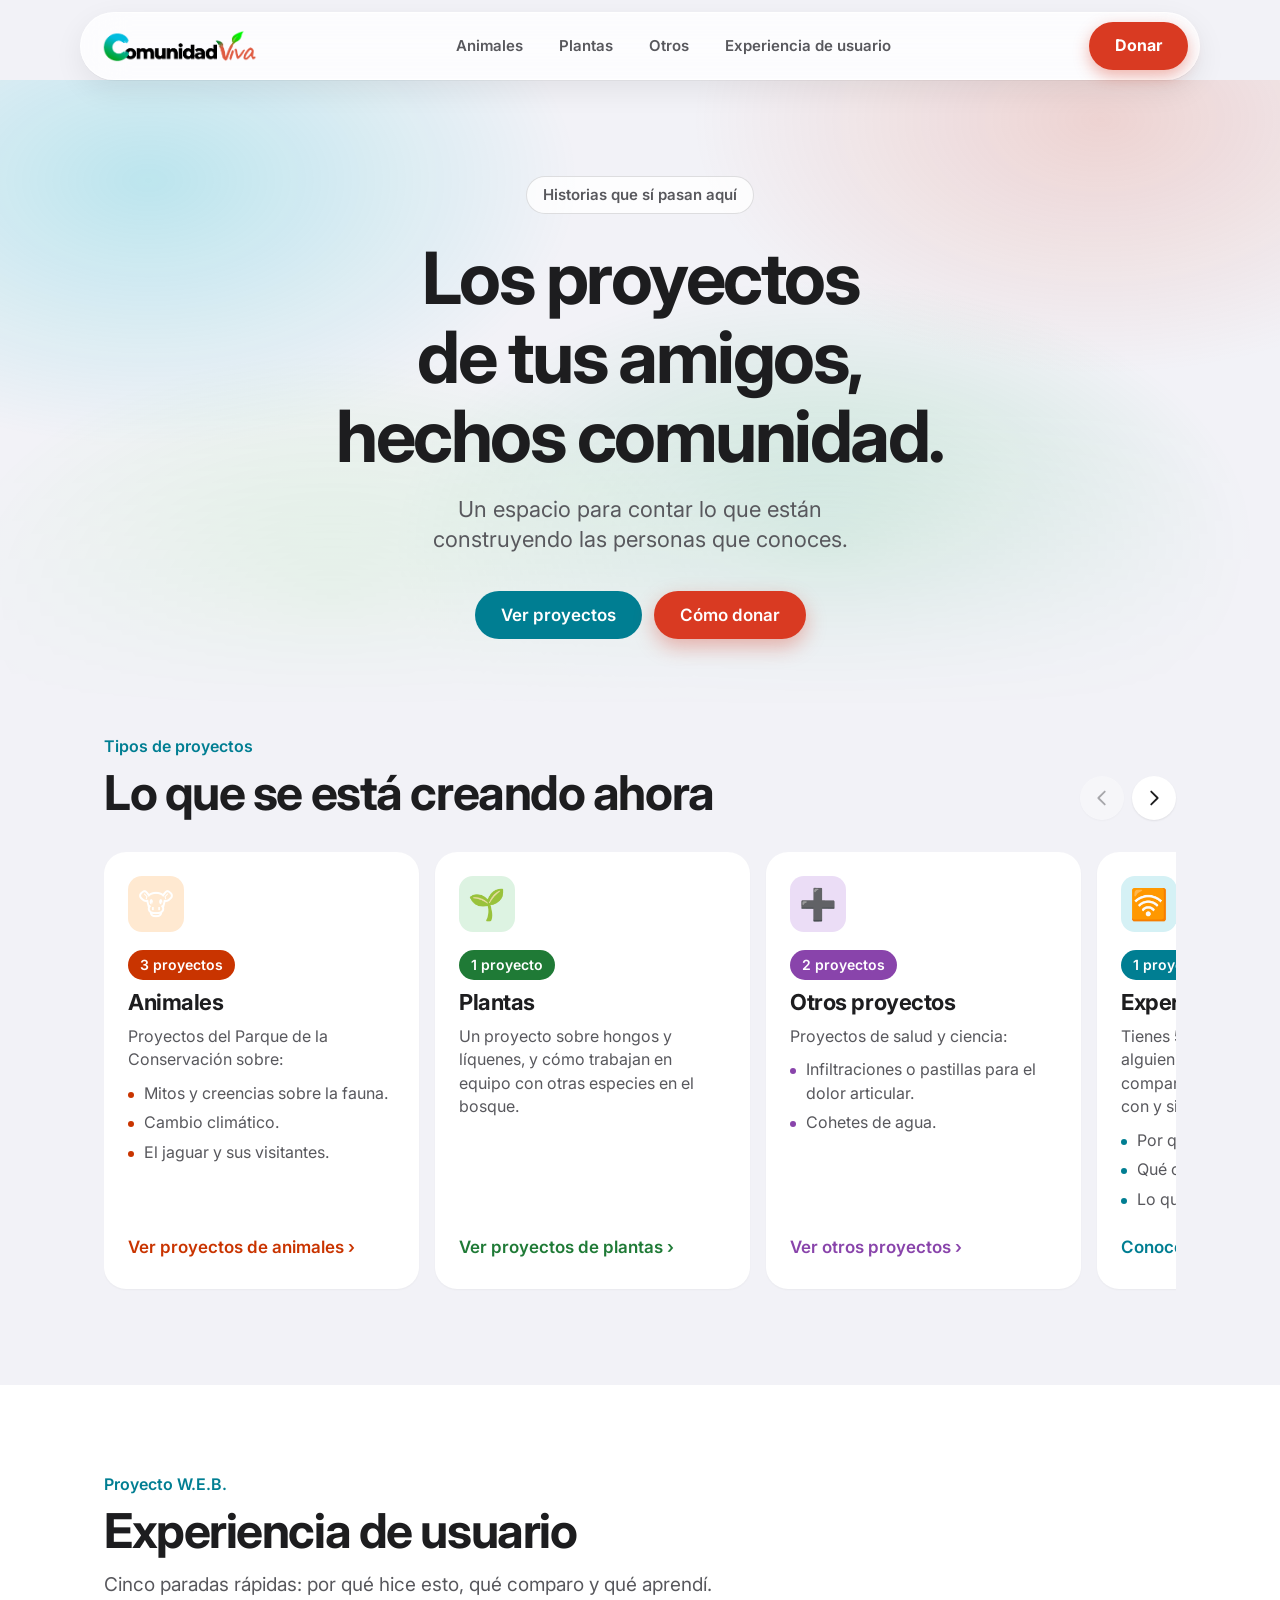
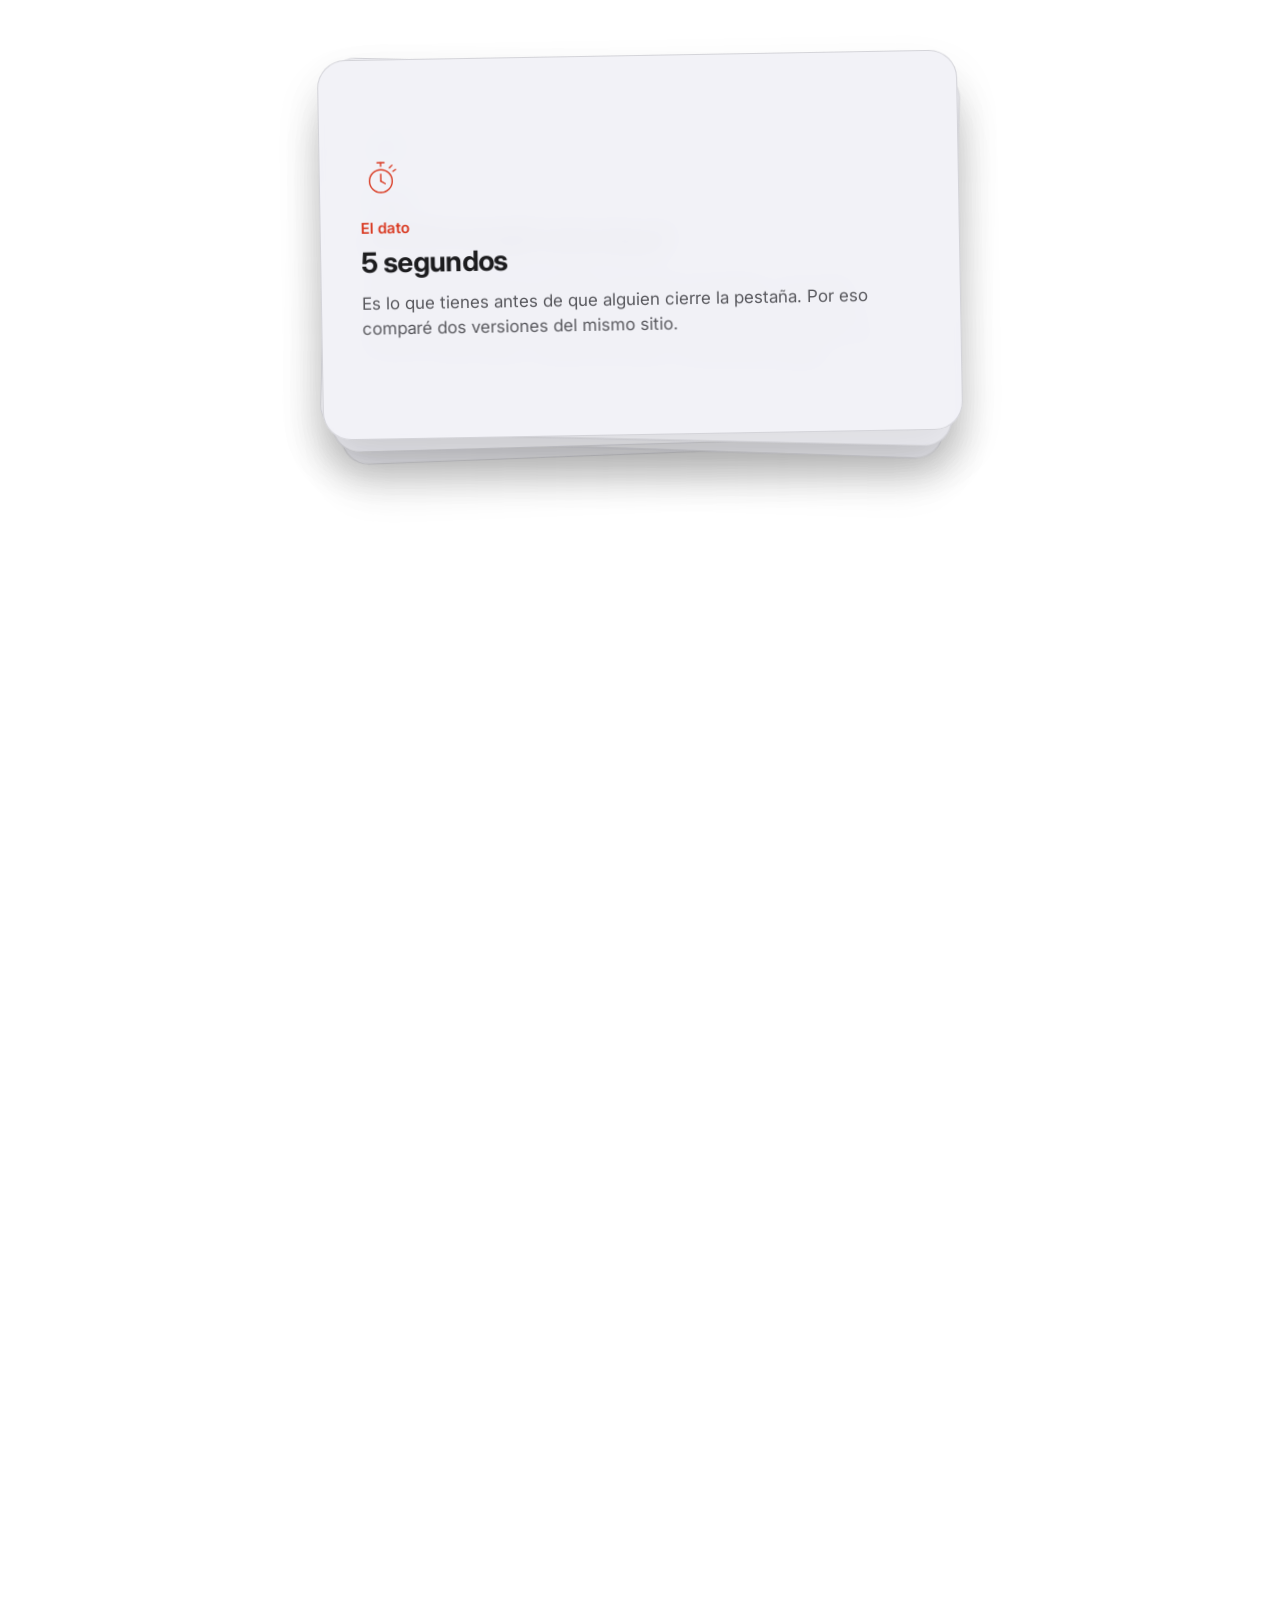
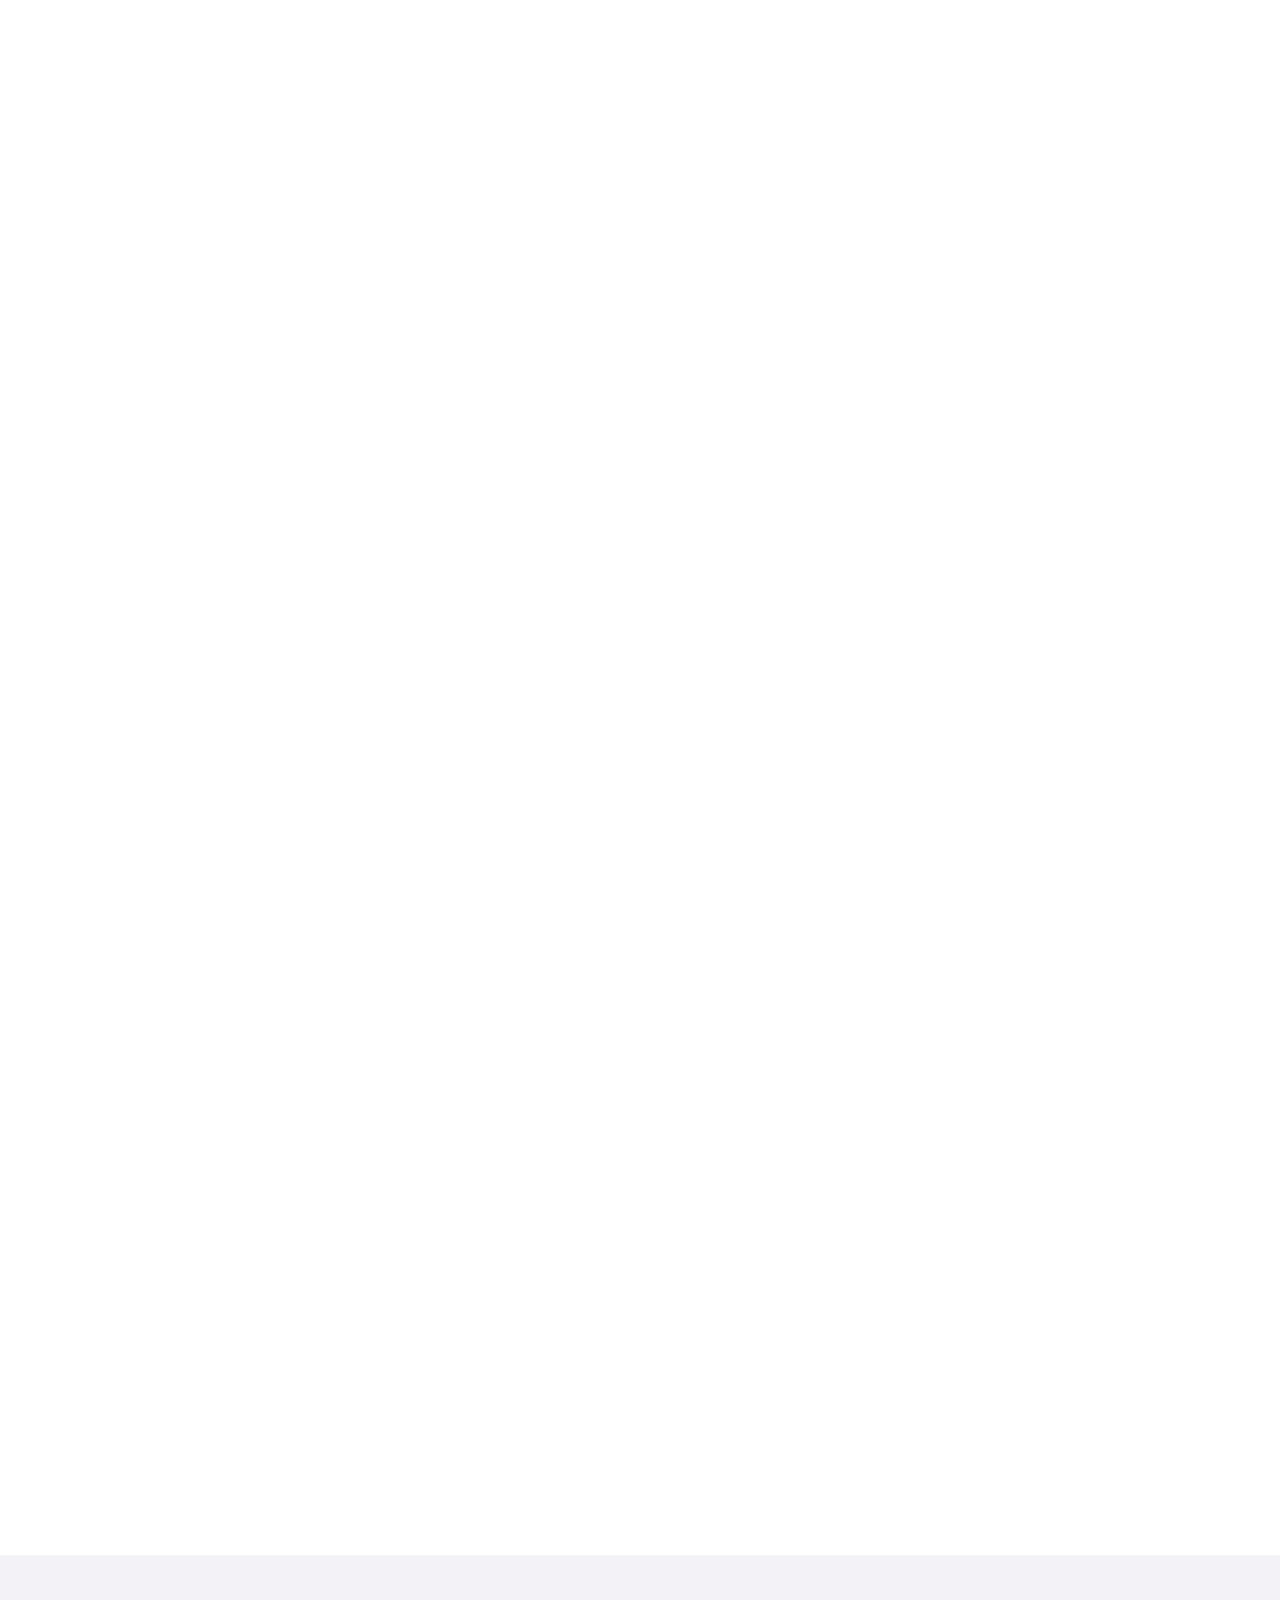
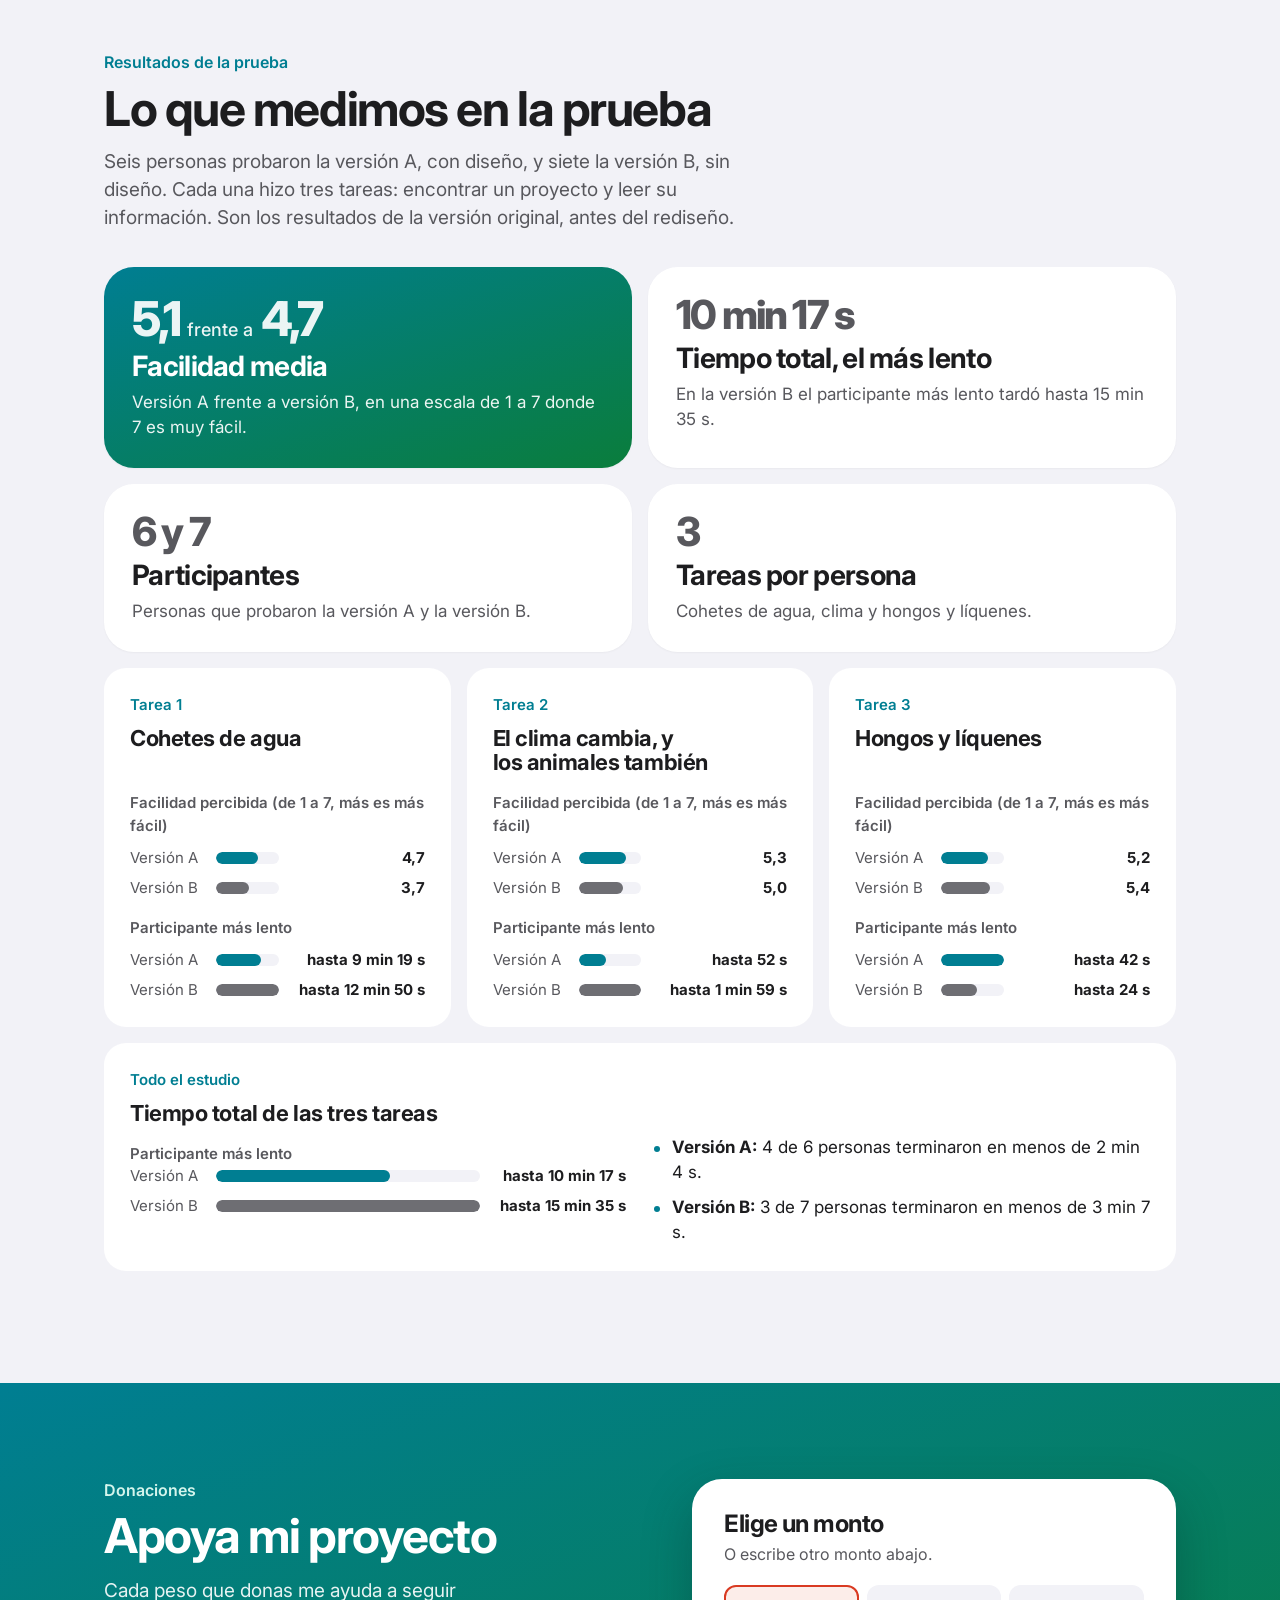
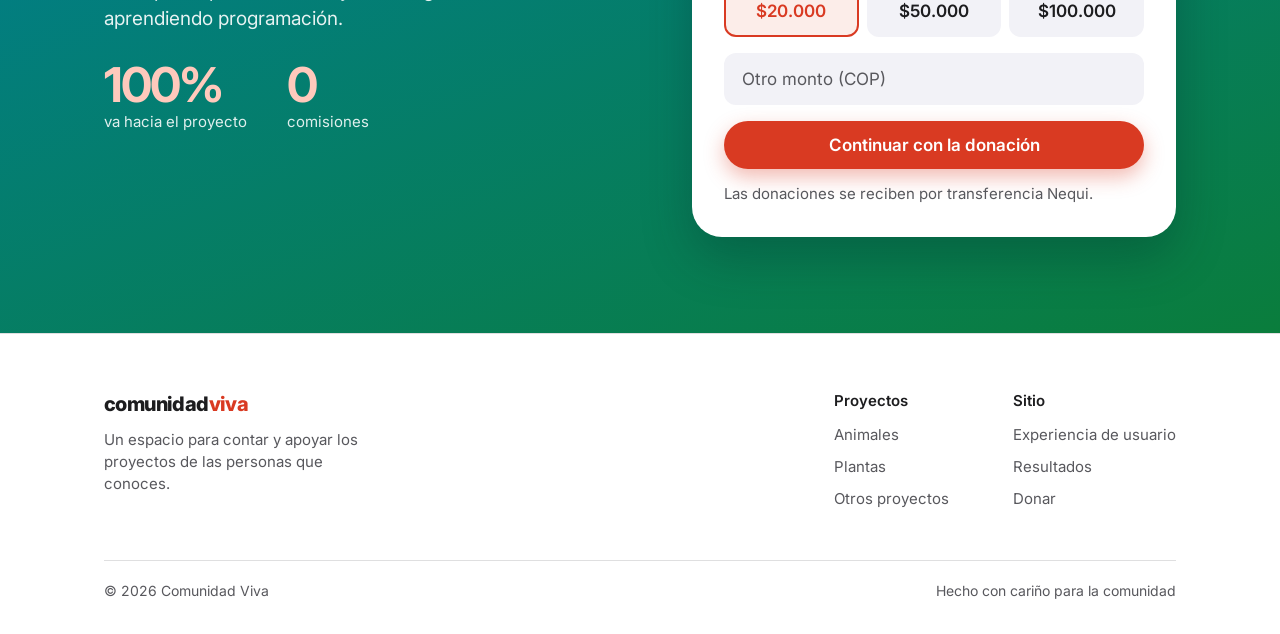
<file: index.html>
<!DOCTYPE html>
<html lang="es">
<head>
  <link rel="stylesheet" href="style.css">
  <meta charset="UTF-8">
  <meta name="viewport" content="width=device-width, initial-scale=1.0">
  <title>Comunidad Viva — Proyectos y Donaciones</title>
  <link rel="icon" href="logo_cv.png">
  <link rel="preconnect" href="https://fonts.googleapis.com">
  <link href="https://fonts.googleapis.com/css2?family=Inter:wght@400;500;600;700&display=swap" rel="stylesheet">
  </head>
<body class="theme-home">
<a class="skip-link" href="#contenido">Saltar al contenido</a>

<header>
  <div class="nav">
    <div class="brand">
      <a href="index.html">
        <img src="logo_cmunidad-viva.png" alt="Comunidad Viva" class="logo-img">
        <div class="logo">comunidad<span>viva</span></div>
      </a>
    </div>
    <nav class="nav-links" aria-label="Principal">
      <a href="animales.html"><svg viewBox="0 0 24 24" aria-hidden="true"><circle cx="6.5" cy="10" r="2"/><circle cx="10" cy="5.5" r="2"/><circle cx="14" cy="5.5" r="2"/><circle cx="17.5" cy="10" r="2"/><path d="M12 11.5c-3 0-5.5 2.8-5.5 5 0 1.6 1.3 2.5 2.8 2.5 1 0 1.8-.4 2.7-.4s1.7.4 2.7.4c1.5 0 2.8-.9 2.8-2.5 0-2.2-2.5-5-5.5-5z"/></svg><span>Animales</span></a>
      <a href="plantas.html"><svg viewBox="0 0 24 24" aria-hidden="true"><path d="M5 19c0-8 5-13 14-14 0 9-5 14-13 14"/><path d="M5 19c3-4 6-6 9-8"/></svg><span>Plantas</span></a>
      <a href="educacion.html"><svg viewBox="0 0 24 24" aria-hidden="true"><path d="M9 3h6M10 3v6l-5 9a2 2 0 0 0 1.8 3h10.4a2 2 0 0 0 1.8-3l-5-9V3"/><path d="M7.5 14h9"/></svg><span>Otros</span></a>
      <a href="index.html#sobre-mi"><svg viewBox="0 0 24 24" aria-hidden="true"><rect x="3" y="4" width="18" height="16" rx="3"/><path d="M3 9h18"/><path d="M7 6.5h.01M10 6.5h.01"/></svg><span class="nav-largo">Experiencia de usuario</span><span class="nav-corto">Experiencia</span></a>
    </nav>
    <a href="index.html#donaciones" class="nav-cta">Donar</a>
  </div>
</header>

<main id="contenido">
<section class="hero">
  <div class="hero-inner">
    <span class="eyebrow">Historias que sí pasan aquí</span>
    <h1>Los proyectos de tus amigos, <em>hechos comunidad.</em></h1>
    <p>Un espacio para contar lo que están construyendo las personas que conoces.</p>
    <div class="hero-actions">
      <a href="#proyectos" class="btn btn-primary">Ver proyectos</a>
      <a href="#donaciones" class="btn btn-donar">Cómo donar</a>
    </div>
  </div>
</section>

<section class="proyectos carrusel" id="proyectos" aria-labelledby="t-proyectos">
  <div class="wrap">
    <div class="section-head">
      <div>
        <span class="section-tag">Tipos de proyectos</span>
        <h2 id="t-proyectos">Lo que se está creando ahora</h2>
      </div>
      <div class="carrusel-ctrl">
        <button type="button" class="carrusel-btn" id="carrusel-prev" aria-label="Ver proyectos anteriores"><svg viewBox="0 0 24 24" aria-hidden="true"><path d="M15 5l-7 7 7 7"/></svg></button>
        <button type="button" class="carrusel-btn" id="carrusel-next" aria-label="Ver más proyectos"><svg viewBox="0 0 24 24" aria-hidden="true"><path d="M9 5l7 7-7 7"/></svg></button>
      </div>
    </div>
    <div class="grid" tabindex="0" role="region" aria-label="Tipos de proyectos, desliza para ver más">
      <article class="card theme-animales">
        <div class="card-media" aria-hidden="true"><span class="icon-tile emoji">🐮</span></div>
        <div class="card-body">
          <span class="tag">3 proyectos</span>
          <h3>Animales</h3>
          <p>Proyectos del Parque de la Conservación sobre:</p>
          <ul><li>Mitos y creencias sobre la fauna.</li><li>Cambio climático.</li><li>El jaguar y sus visitantes.</li></ul>
          <a href="animales.html" class="card-link">Ver proyectos de animales</a>
        </div>
      </article>

      <article class="card theme-plantas">
        <div class="card-media" aria-hidden="true"><span class="icon-tile emoji">🌱</span></div>
        <div class="card-body">
          <span class="tag">1 proyecto</span>
          <h3>Plantas</h3>
          <p>Un proyecto sobre hongos y líquenes, y cómo trabajan en equipo con otras especies en el bosque.</p>
          
          <a href="plantas.html" class="card-link">Ver proyectos de plantas</a>
        </div>
      </article>

      <article class="card theme-otros">
        <div class="card-media" aria-hidden="true"><span class="icon-tile emoji">➕</span></div>
        <div class="card-body">
          <span class="tag">2 proyectos</span>
          <h3>Otros proyectos</h3>
          <p>Proyectos de salud y ciencia:</p>
          <ul><li>Infiltraciones o pastillas para el dolor articular.</li><li>Cohetes de agua.</li></ul>
          <a href="educacion.html" class="card-link">Ver otros proyectos</a>
        </div>
      </article>
      <article class="card theme-web">
        <div class="card-media" aria-hidden="true"><span class="icon-tile emoji">🛜</span></div>
        <div class="card-body">
          <span class="tag">1 proyecto</span>
          <h3>Experiencia de usuario</h3>
          <p>Tienes 5 segundos antes de que alguien cierre la pestaña. Por eso comparé dos versiones del sitio, con y sin diseño. Aquí cuento:</p>
          <ul>
            <li>Por qué lo hice.</li>
            <li>Qué comparo y cómo lo mido.</li>
            <li>Lo que aprendí.</li>
          </ul>
          <a href="#sobre-mi" class="card-link">Conocer el estudio</a>
        </div>
      </article>
    </div>
  </div>
</section>

<section class="sobre" id="sobre-mi">
  <div class="wrap">
    <div class="sobre-head">
      <span class="section-tag">Proyecto W.E.B.</span>
      <h2>Experiencia de usuario</h2>
      <p>Cinco paradas rápidas: por qué hice esto, qué comparo y qué aprendí.</p>
    </div>
  </div>

  <div class="stack-outer" id="stackOuter">
    <div class="stack-pin">
      <div class="stack-cards" id="stackCards">

        <article class="stack-card" style="--accent:var(--pink)">
          <svg aria-hidden="true" class="stack-card-icon" viewBox="0 0 48 48" fill="none" stroke="currentColor" stroke-width="1.6" stroke-linecap="round" stroke-linejoin="round">
            <circle cx="24" cy="27" r="13"/>
            <line x1="24" y1="27" x2="24" y2="19"/>
            <line x1="24" y1="27" x2="29" y2="30"/>
            <line x1="20" y1="6" x2="28" y2="6"/>
            <line x1="24" y1="6" x2="24" y2="10"/>
            <line x1="34" y1="12" x2="37" y2="9"/>
            <line x1="38" y1="16" x2="41" y2="14"/>
          </svg>
          <span class="stack-card-label">El dato</span>
          <h3>5 segundos</h3>
          <p>Es lo que tienes antes de que alguien cierre la pestaña. Por eso comparé dos versiones del mismo sitio.</p>
        </article>

        <article class="stack-card" style="--accent:var(--blue)">
          <svg aria-hidden="true" class="stack-card-icon" viewBox="0 0 48 48" fill="none" stroke="currentColor" stroke-width="1.6" stroke-linecap="round" stroke-linejoin="round">
            <path d="M10 14a6 6 0 0 1 6-6h16a6 6 0 0 1 6 6v10a6 6 0 0 1-6 6H20l-7 6v-6h-1a6 6 0 0 1-6-6z"/>
            <line x1="18" y1="16" x2="30" y2="16"/>
            <line x1="18" y1="22" x2="26" y2="22"/>
          </svg>
          <span class="stack-card-label">Origen</span>
          <h3>¿Cómo surgió esta idea?</h3>
          <p>Surgió charlando con mi papá, que hace UX design. Una tarde, mientras pasábamos el rato en nuestro estudio, recordé que me gusta programar y empecé a diseñar el proyecto. Él se acercó, le mostré lo que hacía, y desde ese día lo construimos juntos.</p>
        </article>

        <article class="stack-card" style="--accent:var(--leaf)">
          <svg aria-hidden="true" class="stack-card-icon" viewBox="0 0 48 48" fill="none" stroke="currentColor" stroke-width="1.6" stroke-linecap="round" stroke-linejoin="round">
            <rect x="6" y="10" width="36" height="28" rx="4"/>
            <line x1="24" y1="10" x2="24" y2="38" stroke-dasharray="3 3"/>
            <rect x="9" y="13" width="12" height="22" rx="2" fill="currentColor" stroke="none" opacity="0.18"/>
          </svg>
          <span class="stack-card-label">Qué comparo</span>
          <h3>Versión A contra versión B</h3>
          <p>El mismo sitio, dos tratamientos distintos:</p>
          <ul>
            <li>Versión A: con diseño y orden visual.</li>
            <li>Versión B: el mismo contenido, sin estilos ni jerarquía (sin títulos, secciones ni diseño).</li>
          </ul>
        </article>

        <article class="stack-card" style="--accent:var(--pink)">
          <svg aria-hidden="true" class="stack-card-icon" viewBox="0 0 48 48" fill="none" stroke="currentColor" stroke-width="1.6" stroke-linecap="round" stroke-linejoin="round">
            <circle cx="24" cy="27" r="13"/>
            <line x1="24" y1="27" x2="24" y2="19"/>
            <line x1="24" y1="27" x2="29" y2="30"/>
            <line x1="20" y1="6" x2="28" y2="6"/>
            <line x1="24" y1="6" x2="24" y2="10"/>
          </svg>
          <span class="stack-card-label">Cómo lo mido</span>
          <h3>Pruebas de usabilidad</h3>
          <p>En cada versión, un usuario intenta completar la misma tarea. Mido:</p>
          <ul>
            <li>Cuánto tiempo le toma terminarla.</li>
            <li>Cuántos errores comete en el camino.</li>
          </ul>
        </article>

        <article class="stack-card" style="--accent:var(--blue)">
          <svg aria-hidden="true" class="stack-card-icon" viewBox="0 0 48 48" fill="none" stroke="currentColor" stroke-width="1.6" stroke-linecap="round" stroke-linejoin="round">
            <path d="M8 12c4-2 10-2 14 1v21c-4-3-10-3-14-1z"/>
            <path d="M40 12c-4-2-10-2-14 1v21c4-3 10-3 14-1z"/>
          </svg>
          <span class="stack-card-label">Aprendizajes</span>
          <h3>Lo que me deja el proyecto</h3>
          <ul>
            <li>Cuánto tiempo tienes para captar la atención de alguien.</li>
            <li>Cómo hacer pruebas de usabilidad sin gastar casi nada.</li>
            <li>Lógica de programación en HTML.</li>
            <li>Jerarquías y optimización en sitios web.</li>
          </ul>
        </article>

      </div>
    </div>
  </div>
</section>

<section class="resultados" id="resultados" aria-labelledby="t-resultados">
  <div class="wrap">
    <div class="res-head">
      <span class="section-tag">Resultados de la prueba</span>
      <h2 id="t-resultados">Lo que medimos en la prueba</h2>
      <p>Seis personas probaron la versión A, con diseño, y siete la versión B, sin diseño. Cada una hizo tres tareas: encontrar un proyecto y leer su información. Son los resultados de la versión original, antes del rediseño.</p>
    </div>

    <div class="res-resumen">
      <div class="widget w-web">
        <p class="big">5,1 <span>frente a</span> 4,7</p>
        <h3>Facilidad media</h3>
        <p>Versión A frente a versión B, en una escala de 1 a 7 donde 7 es muy fácil.</p>
      </div>
      <div class="widget">
        <p class="big-num">10 min 17 s</p>
        <h3>Tiempo total, el más lento</h3>
        <p>En la versión B el participante más lento tardó hasta 15 min 35 s.</p>
      </div>
      <div class="widget">
        <p class="big-num">6 y 7</p>
        <h3>Participantes</h3>
        <p>Personas que probaron la versión A y la versión B.</p>
      </div>
      <div class="widget">
        <p class="big-num">3</p>
        <h3>Tareas por persona</h3>
        <p>Cohetes de agua, clima y hongos y líquenes.</p>
      </div>
    </div>

    <div class="res-tareas">
      <article class="res-card">
        <span class="res-tarea">Tarea 1</span>
        <h3>Cohetes de agua</h3>
        <h4>Facilidad percibida (de 1 a 7, más es más fácil)</h4>
        <div class="barras" role="group" aria-label="Facilidad media">
          <div class="barra"><span class="barra-nombre">Versión A</span><span class="barra-pista" aria-hidden="true"><span class="barra-a" style="width:67.1%"></span></span><strong>4,7</strong></div>
          <div class="barra"><span class="barra-nombre">Versión B</span><span class="barra-pista" aria-hidden="true"><span class="barra-b" style="width:52.9%"></span></span><strong>3,7</strong></div>
        </div>
        <h4>Participante más lento</h4>
        <div class="barras" role="group" aria-label="Participante más lento">
          <div class="barra"><span class="barra-nombre">Versión A</span><span class="barra-pista" aria-hidden="true"><span class="barra-a" style="width:72.6%"></span></span><strong>hasta 9 min 19 s</strong></div>
          <div class="barra"><span class="barra-nombre">Versión B</span><span class="barra-pista" aria-hidden="true"><span class="barra-b" style="width:100.0%"></span></span><strong>hasta 12 min 50 s</strong></div>
        </div>
      </article>
      <article class="res-card">
        <span class="res-tarea">Tarea 2</span>
        <h3>El clima cambia, y los animales también</h3>
        <h4>Facilidad percibida (de 1 a 7, más es más fácil)</h4>
        <div class="barras" role="group" aria-label="Facilidad media">
          <div class="barra"><span class="barra-nombre">Versión A</span><span class="barra-pista" aria-hidden="true"><span class="barra-a" style="width:75.7%"></span></span><strong>5,3</strong></div>
          <div class="barra"><span class="barra-nombre">Versión B</span><span class="barra-pista" aria-hidden="true"><span class="barra-b" style="width:71.4%"></span></span><strong>5,0</strong></div>
        </div>
        <h4>Participante más lento</h4>
        <div class="barras" role="group" aria-label="Participante más lento">
          <div class="barra"><span class="barra-nombre">Versión A</span><span class="barra-pista" aria-hidden="true"><span class="barra-a" style="width:43.7%"></span></span><strong>hasta 52 s</strong></div>
          <div class="barra"><span class="barra-nombre">Versión B</span><span class="barra-pista" aria-hidden="true"><span class="barra-b" style="width:100.0%"></span></span><strong>hasta 1 min 59 s</strong></div>
        </div>
      </article>
      <article class="res-card">
        <span class="res-tarea">Tarea 3</span>
        <h3>Hongos y líquenes</h3>
        <h4>Facilidad percibida (de 1 a 7, más es más fácil)</h4>
        <div class="barras" role="group" aria-label="Facilidad media">
          <div class="barra"><span class="barra-nombre">Versión A</span><span class="barra-pista" aria-hidden="true"><span class="barra-a" style="width:74.3%"></span></span><strong>5,2</strong></div>
          <div class="barra"><span class="barra-nombre">Versión B</span><span class="barra-pista" aria-hidden="true"><span class="barra-b" style="width:77.1%"></span></span><strong>5,4</strong></div>
        </div>
        <h4>Participante más lento</h4>
        <div class="barras" role="group" aria-label="Participante más lento">
          <div class="barra"><span class="barra-nombre">Versión A</span><span class="barra-pista" aria-hidden="true"><span class="barra-a" style="width:100.0%"></span></span><strong>hasta 42 s</strong></div>
          <div class="barra"><span class="barra-nombre">Versión B</span><span class="barra-pista" aria-hidden="true"><span class="barra-b" style="width:57.1%"></span></span><strong>hasta 24 s</strong></div>
        </div>
      </article>
    </div>

    <article class="res-card res-total">
      <span class="res-tarea">Todo el estudio</span>
      <h3>Tiempo total de las tres tareas</h3>
      <div class="res-total-cuerpo">
        <div>
          <h4>Participante más lento</h4>
          <div class="barras" role="group" aria-label="Participante más lento en todo el estudio">
            <div class="barra"><span class="barra-nombre">Versión A</span><span class="barra-pista" aria-hidden="true"><span class="barra-a" style="width:66.0%"></span></span><strong>hasta 10 min 17 s</strong></div>
            <div class="barra"><span class="barra-nombre">Versión B</span><span class="barra-pista" aria-hidden="true"><span class="barra-b" style="width:100%"></span></span><strong>hasta 15 min 35 s</strong></div>
          </div>
        </div>
        <ul class="res-lista">
          <li><strong>Versión A:</strong> 4 de 6 personas terminaron en menos de 2 min 4 s.</li>
          <li><strong>Versión B:</strong> 3 de 7 personas terminaron en menos de 3 min 7 s.</li>
        </ul>
      </div>
    </article>
  </div>
</section>

<section class="donaciones" id="donaciones">
  <div class="wrap don-grid">
    <div class="don-copy">
      <span class="section-tag">Donaciones</span>
      <h2>Apoya mi proyecto</h2>
      <p>Cada peso que donas me ayuda a seguir aprendiendo programación.</p>
      <div class="impacto">
        <div><strong>100%</strong><span>va hacia el proyecto</span></div>
        <div><strong>0</strong><span>comisiones</span></div>
      </div>
    </div>

    <div class="don-card" id="tarjeta-donacion" aria-live="polite">
      <h3 tabindex="-1">Elige un monto</h3>
      <p class="don-sub">O escribe otro monto abajo.</p>
      <div class="don-tiers" role="group" aria-label="Montos sugeridos">
        <button type="button" class="tier-btn active" aria-pressed="true">$20.000</button>
        <button type="button" class="tier-btn" aria-pressed="false">$50.000</button>
        <button type="button" class="tier-btn" aria-pressed="false">$100.000</button>
      </div>
      <input type="text" id="input-monto" inputmode="numeric" autocomplete="off" placeholder="Otro monto (COP)" aria-label="Otro monto en pesos colombianos" aria-describedby="error-monto">
      <p class="don-error" id="error-monto" role="alert" hidden></p>
      <button type="button" id="btn-donar" class="btn btn-primary">Continuar con la donación</button>
      <p class="don-note">Las donaciones se reciben por transferencia Nequi.</p>
    </div>
  </div>
</section>

</main>

<footer>
  <div class="wrap">
    <div class="foot-grid">
      <div class="foot-brand">
        <div class="logo" style="display:block">comunidad<span>viva</span></div>
        <p>Un espacio para contar y apoyar los proyectos de las personas que conoces.</p>
      </div>
      <div class="foot-links">
        <div>
          <h4>Proyectos</h4>
          <a href="animales.html">Animales</a>
          <a href="plantas.html">Plantas</a>
          <a href="educacion.html">Otros proyectos</a>
        </div>
        <div>
          <h4>Sitio</h4>
          <a href="index.html#sobre-mi">Experiencia de usuario</a>
          <a href="index.html#resultados">Resultados</a>
          <a href="index.html#donaciones">Donar</a>
        </div>
      </div>
    </div>
    <div class="foot-bottom">
      <span>© 2026 Comunidad Viva</span>
      <span>Hecho con cariño para la comunidad</span>
    </div>
  </div>
</footer>

<script src="main.js"></script>
</body>
</html>
</file>
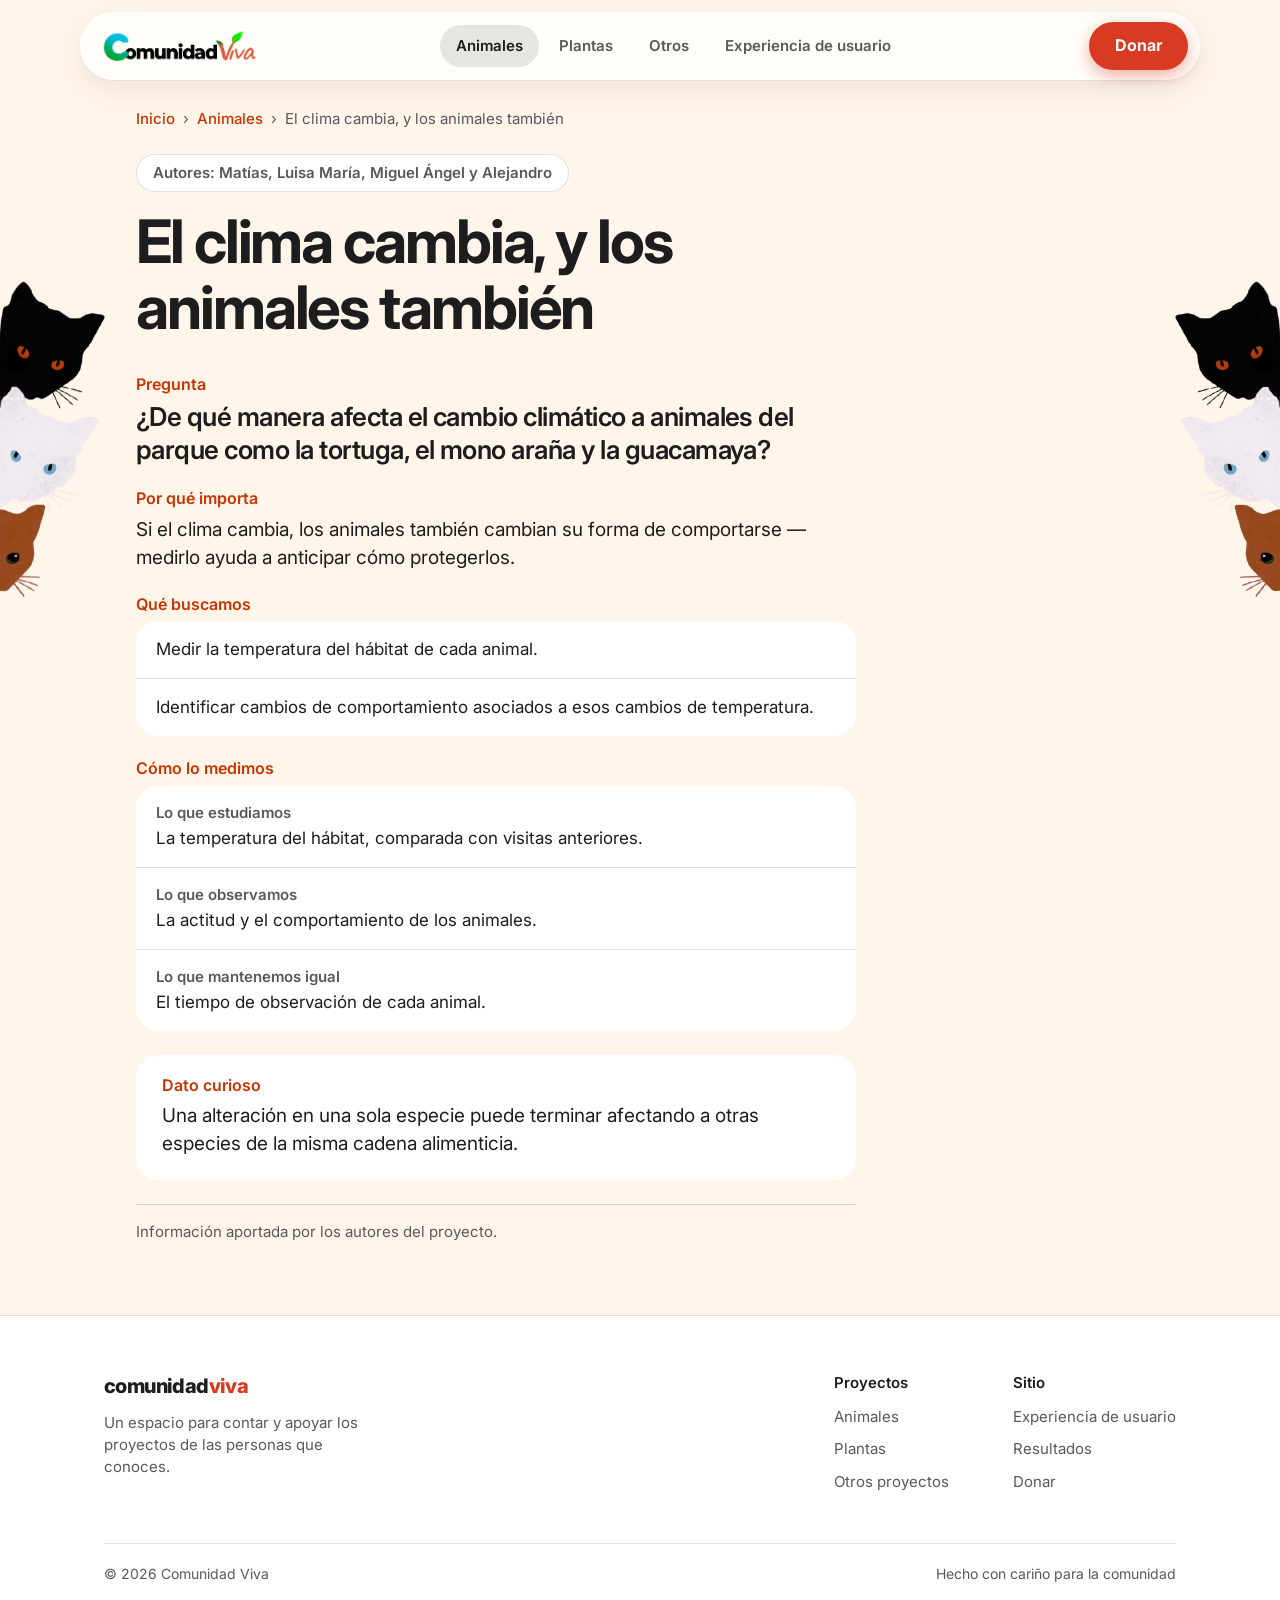
<file: animales-clima.html>
<!DOCTYPE html>
<html lang="es">
<head>
  <link rel="stylesheet" href="style.css">
 <meta charset="UTF-8">
 <meta name="viewport" content="width=device-width, initial-scale=1.0">
 <title>El clima cambia, y los animales también — Comunidad Viva</title>
 <link rel="preconnect" href="https://fonts.googleapis.com">
<link href="https://fonts.googleapis.com/css2?family=Inter:wght@400;500;600;700&display=swap" rel="stylesheet">
 <link rel="icon" href="logo_cv.png">
 </head> 
<body class="theme-animales">
<a class="skip-link" href="#contenido">Saltar al contenido</a>
<img alt="" src="imagenes-animales/bordes.png" aria-hidden="true" class="borde-an borde-izq-an">
<img alt="" src="imagenes-animales/bordes.png" aria-hidden="true" class="borde-an borde-der-an">
  <script src="main.js"></script>
<header>
  <div class="nav">
    <div class="brand">
    <a href="index.html"><img src="logo_cmunidad-viva.png" alt="Comunidad Viva" class="logo-img"></a>
    </div>
    <nav class="nav-links" aria-label="Principal">
      <a href="animales.html" aria-current="page"><svg viewBox="0 0 24 24" aria-hidden="true"><circle cx="6.5" cy="10" r="2"/><circle cx="10" cy="5.5" r="2"/><circle cx="14" cy="5.5" r="2"/><circle cx="17.5" cy="10" r="2"/><path d="M12 11.5c-3 0-5.5 2.8-5.5 5 0 1.6 1.3 2.5 2.8 2.5 1 0 1.8-.4 2.7-.4s1.7.4 2.7.4c1.5 0 2.8-.9 2.8-2.5 0-2.2-2.5-5-5.5-5z"/></svg><span>Animales</span></a>
      <a href="plantas.html"><svg viewBox="0 0 24 24" aria-hidden="true"><path d="M5 19c0-8 5-13 14-14 0 9-5 14-13 14"/><path d="M5 19c3-4 6-6 9-8"/></svg><span>Plantas</span></a>
      <a href="educacion.html"><svg viewBox="0 0 24 24" aria-hidden="true"><path d="M9 3h6M10 3v6l-5 9a2 2 0 0 0 1.8 3h10.4a2 2 0 0 0 1.8-3l-5-9V3"/><path d="M7.5 14h9"/></svg><span>Otros</span></a>
      <a href="index.html#sobre-mi"><svg viewBox="0 0 24 24" aria-hidden="true"><rect x="3" y="4" width="18" height="16" rx="3"/><path d="M3 9h18"/><path d="M7 6.5h.01M10 6.5h.01"/></svg><span class="nav-largo">Experiencia de usuario</span><span class="nav-corto">Experiencia</span></a>
    </nav>
    <a href="index.html#donaciones" class="nav-cta">Donar</a>
  </div>
</header>
<main id="contenido">
<nav class="breadcrumb" aria-label="Migas de pan"><ol><li><a href="index.html">Inicio</a></li><li><a href="animales.html">Animales</a></li><li aria-current="page">El clima cambia, y los animales también</li></ol></nav>
<section class="hero-page">
  <span class="eyebrow autores">Autores: Matías, Luisa María, Miguel Ángel y Alejandro</span>
  <h1>El clima cambia, y los animales también</h1>
</section>
<div class="detalle">
<section class="detalle-bloque lead"><h2>Pregunta</h2><p>¿De qué manera afecta el cambio climático a animales del parque como la tortuga, el mono araña y la guacamaya?</p></section>
<section class="detalle-bloque"><h2>Por qué importa</h2><p>Si el clima cambia, los animales también cambian su forma de comportarse — medirlo ayuda a anticipar cómo protegerlos.</p></section>
<section class="detalle-bloque"><h2>Qué buscamos</h2><ul><li>Medir la temperatura del hábitat de cada animal.</li><li>Identificar cambios de comportamiento asociados a esos cambios de temperatura.</li></ul></section>
<section class="detalle-bloque"><h2>Cómo lo medimos</h2><ul><li><strong>Lo que estudiamos</strong>La temperatura del hábitat, comparada con visitas anteriores.</li><li><strong>Lo que observamos</strong>La actitud y el comportamiento de los animales.</li><li><strong>Lo que mantenemos igual</strong>El tiempo de observación de cada animal.</li></ul></section>
<section class="detalle-bloque curioso"><h2>Dato curioso</h2><p>Una alteración en una sola especie puede terminar afectando a otras especies de la misma cadena alimenticia.</p></section>
<p class="detalle-nota">Información aportada por los autores del proyecto.</p>
</div>
</main>
<footer>
  <div class="wrap">
    <div class="foot-grid">
      <div class="foot-brand">
        <div class="logo" style="display:block">comunidad<span>viva</span></div>
        <p>Un espacio para contar y apoyar los proyectos de las personas que conoces.</p>
      </div>
      <div class="foot-links">
        <div>
          <h4>Proyectos</h4>
          <a href="animales.html">Animales</a>
          <a href="plantas.html">Plantas</a>
          <a href="educacion.html">Otros proyectos</a>
        </div>
        <div>
          <h4>Sitio</h4>
          <a href="index.html#sobre-mi">Experiencia de usuario</a>
          <a href="index.html#resultados">Resultados</a>
          <a href="index.html#donaciones">Donar</a>
        </div>
      </div>
    </div>
    <div class="foot-bottom">
      <span>© 2026 Comunidad Viva</span>
      <span>Hecho con cariño para la comunidad</span>
    </div>
  </div>
</footer>

</body>
</html>
</file>
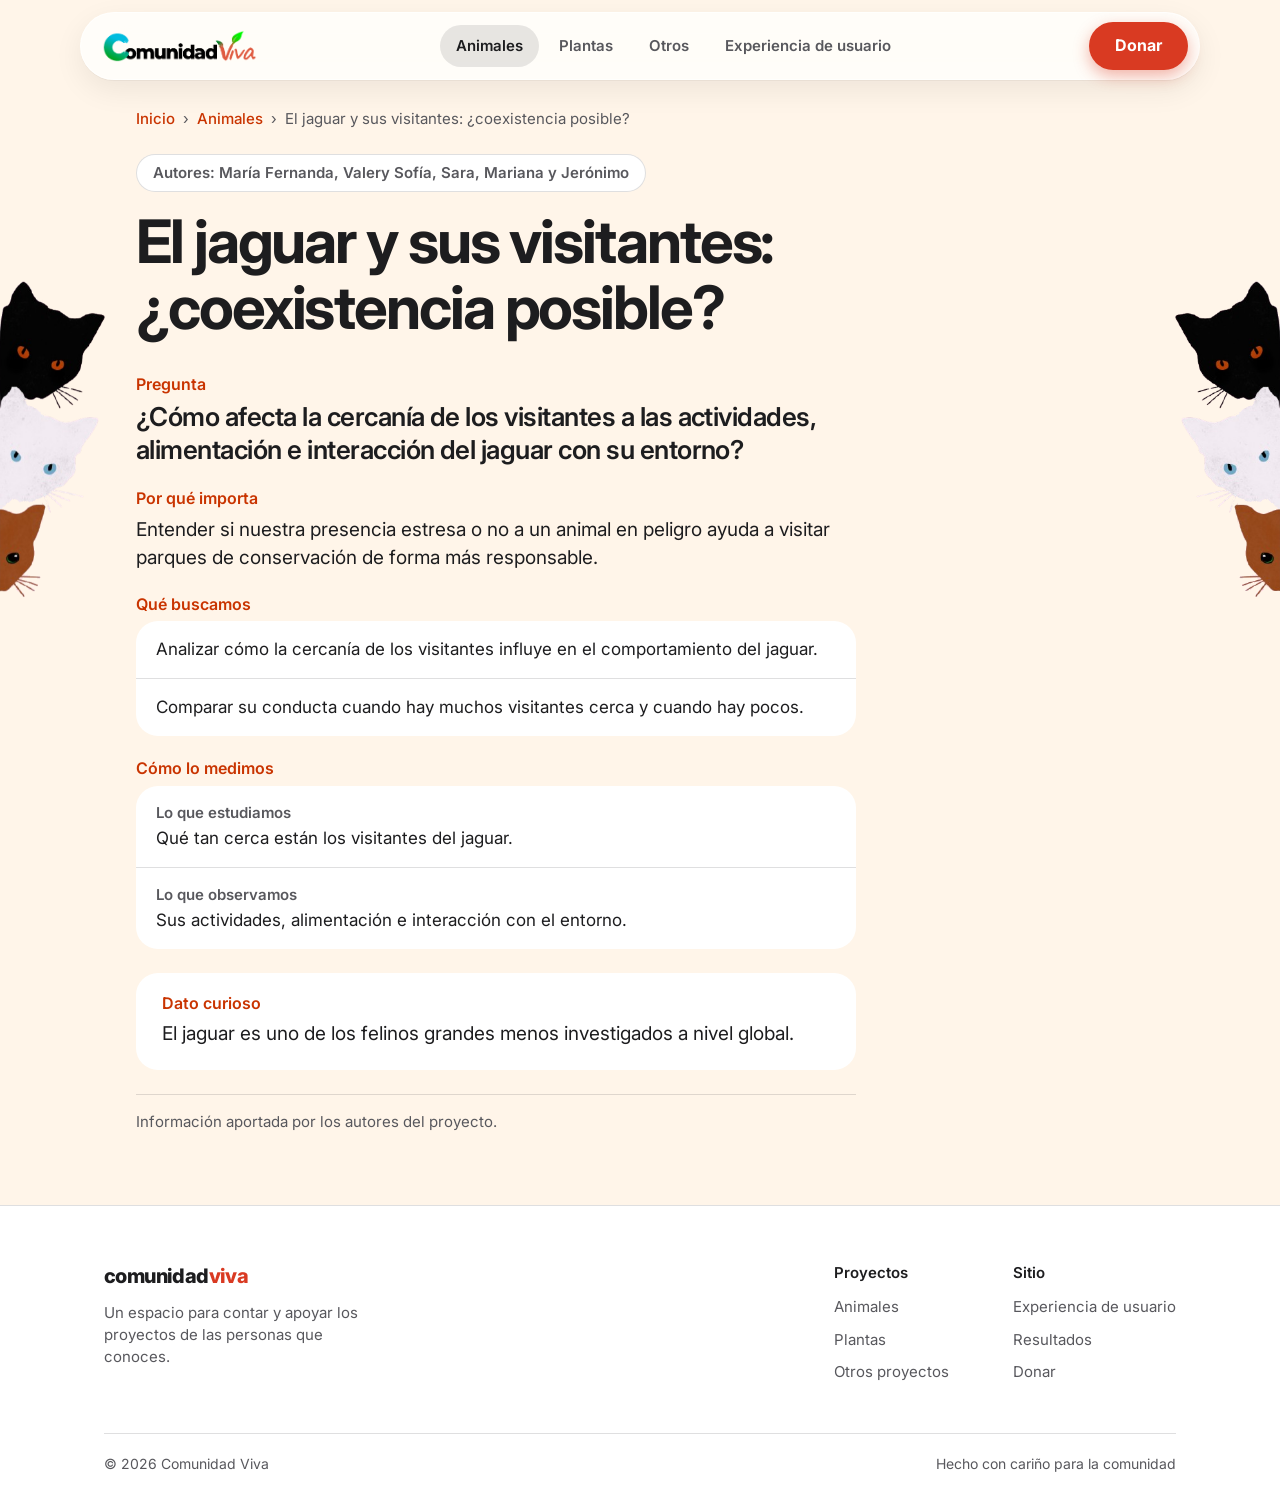
<file: animales-jaguar.html>
<!DOCTYPE html>
<html lang="es">
<head>
  <link rel="stylesheet" href="style.css">
 <meta charset="UTF-8">
 <meta name="viewport" content="width=device-width, initial-scale=1.0">
 <title>El jaguar y sus visitantes: ¿coexistencia posible? — Comunidad Viva</title>
 <link rel="preconnect" href="https://fonts.googleapis.com">
<link href="https://fonts.googleapis.com/css2?family=Inter:wght@400;500;600;700&display=swap" rel="stylesheet">
 <link rel="icon" href="logo_cv.png">
 </head> 
<body class="theme-animales">
<a class="skip-link" href="#contenido">Saltar al contenido</a>
<img alt="" src="imagenes-animales/bordes.png" aria-hidden="true" class="borde-an borde-izq-an">
<img alt="" src="imagenes-animales/bordes.png" aria-hidden="true" class="borde-an borde-der-an">
  <script src="main.js"></script>
<header>
  <div class="nav">
    <div class="brand">
    <a href="index.html"><img src="logo_cmunidad-viva.png" alt="Comunidad Viva" class="logo-img"></a>
    </div>
    <nav class="nav-links" aria-label="Principal">
      <a href="animales.html" aria-current="page"><svg viewBox="0 0 24 24" aria-hidden="true"><circle cx="6.5" cy="10" r="2"/><circle cx="10" cy="5.5" r="2"/><circle cx="14" cy="5.5" r="2"/><circle cx="17.5" cy="10" r="2"/><path d="M12 11.5c-3 0-5.5 2.8-5.5 5 0 1.6 1.3 2.5 2.8 2.5 1 0 1.8-.4 2.7-.4s1.7.4 2.7.4c1.5 0 2.8-.9 2.8-2.5 0-2.2-2.5-5-5.5-5z"/></svg><span>Animales</span></a>
      <a href="plantas.html"><svg viewBox="0 0 24 24" aria-hidden="true"><path d="M5 19c0-8 5-13 14-14 0 9-5 14-13 14"/><path d="M5 19c3-4 6-6 9-8"/></svg><span>Plantas</span></a>
      <a href="educacion.html"><svg viewBox="0 0 24 24" aria-hidden="true"><path d="M9 3h6M10 3v6l-5 9a2 2 0 0 0 1.8 3h10.4a2 2 0 0 0 1.8-3l-5-9V3"/><path d="M7.5 14h9"/></svg><span>Otros</span></a>
      <a href="index.html#sobre-mi"><svg viewBox="0 0 24 24" aria-hidden="true"><rect x="3" y="4" width="18" height="16" rx="3"/><path d="M3 9h18"/><path d="M7 6.5h.01M10 6.5h.01"/></svg><span class="nav-largo">Experiencia de usuario</span><span class="nav-corto">Experiencia</span></a>
    </nav>
    <a href="index.html#donaciones" class="nav-cta">Donar</a>
  </div>
</header>
<main id="contenido">
<nav class="breadcrumb" aria-label="Migas de pan"><ol><li><a href="index.html">Inicio</a></li><li><a href="animales.html">Animales</a></li><li aria-current="page">El jaguar y sus visitantes: ¿coexistencia posible?</li></ol></nav>
<section class="hero-page">
  <span class="eyebrow autores">Autores: María Fernanda, Valery Sofía, Sara, Mariana y Jerónimo</span>
  <h1>El jaguar y sus visitantes: ¿coexistencia posible?</h1>
</section>
<div class="detalle">
<section class="detalle-bloque lead"><h2>Pregunta</h2><p>¿Cómo afecta la cercanía de los visitantes a las actividades, alimentación e interacción del jaguar con su entorno?</p></section>
<section class="detalle-bloque"><h2>Por qué importa</h2><p>Entender si nuestra presencia estresa o no a un animal en peligro ayuda a visitar parques de conservación de forma más responsable.</p></section>
<section class="detalle-bloque"><h2>Qué buscamos</h2><ul><li>Analizar cómo la cercanía de los visitantes influye en el comportamiento del jaguar.</li><li>Comparar su conducta cuando hay muchos visitantes cerca y cuando hay pocos.</li></ul></section>
<section class="detalle-bloque"><h2>Cómo lo medimos</h2><ul><li><strong>Lo que estudiamos</strong>Qué tan cerca están los visitantes del jaguar.</li><li><strong>Lo que observamos</strong>Sus actividades, alimentación e interacción con el entorno.</li></ul></section>
<section class="detalle-bloque curioso"><h2>Dato curioso</h2><p>El jaguar es uno de los felinos grandes menos investigados a nivel global.</p></section>
<p class="detalle-nota">Información aportada por los autores del proyecto.</p>
</div>
</main>
<footer>
  <div class="wrap">
    <div class="foot-grid">
      <div class="foot-brand">
        <div class="logo" style="display:block">comunidad<span>viva</span></div>
        <p>Un espacio para contar y apoyar los proyectos de las personas que conoces.</p>
      </div>
      <div class="foot-links">
        <div>
          <h4>Proyectos</h4>
          <a href="animales.html">Animales</a>
          <a href="plantas.html">Plantas</a>
          <a href="educacion.html">Otros proyectos</a>
        </div>
        <div>
          <h4>Sitio</h4>
          <a href="index.html#sobre-mi">Experiencia de usuario</a>
          <a href="index.html#resultados">Resultados</a>
          <a href="index.html#donaciones">Donar</a>
        </div>
      </div>
    </div>
    <div class="foot-bottom">
      <span>© 2026 Comunidad Viva</span>
      <span>Hecho con cariño para la comunidad</span>
    </div>
  </div>
</footer>

</body>
</html>
</file>
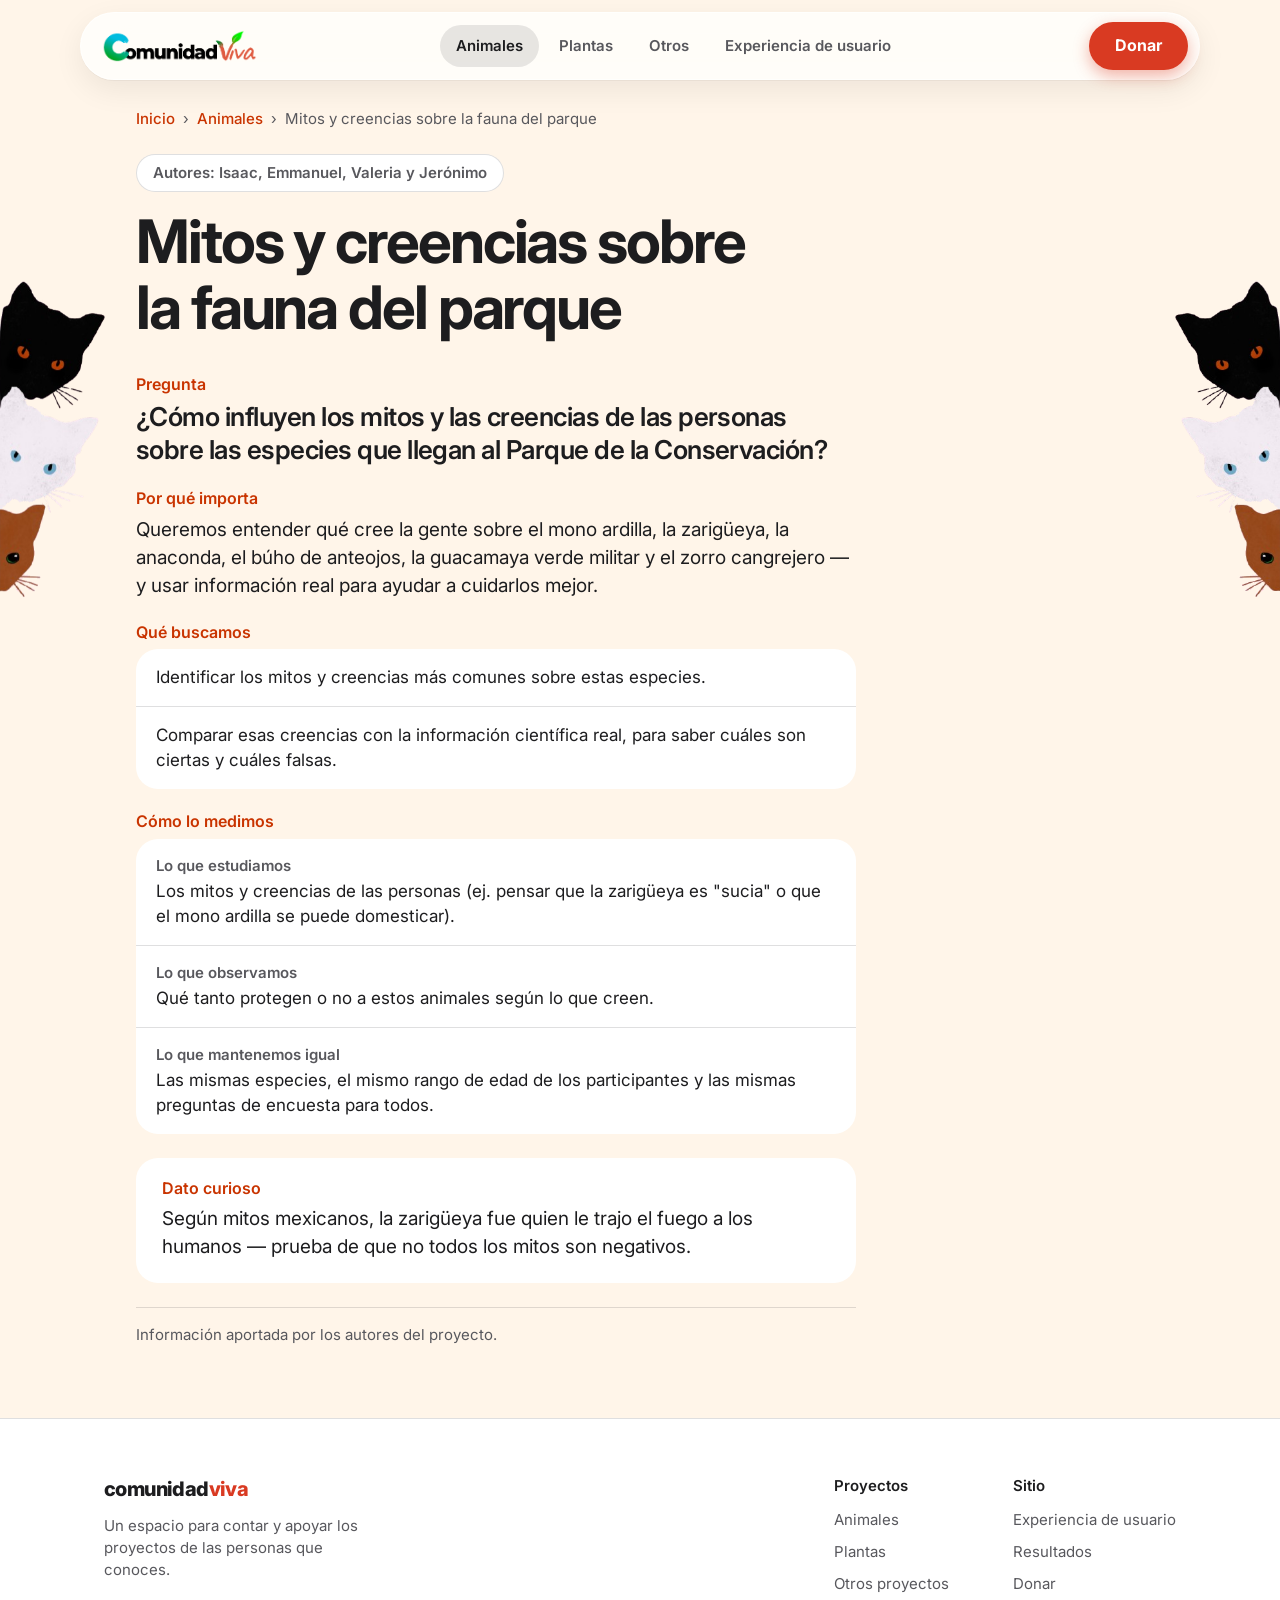
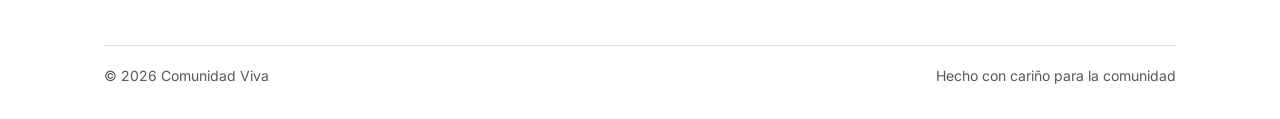
<file: animales-mitos.html>
<!DOCTYPE html>
<html lang="es">
<head>
  <link rel="stylesheet" href="style.css">
 <meta charset="UTF-8">
 <meta name="viewport" content="width=device-width, initial-scale=1.0">
 <title>Mitos y creencias sobre la fauna del parque — Comunidad Viva</title>
 <link rel="preconnect" href="https://fonts.googleapis.com">
<link href="https://fonts.googleapis.com/css2?family=Inter:wght@400;500;600;700&display=swap" rel="stylesheet">
 <link rel="icon" href="logo_cv.png">
 </head> 
<body class="theme-animales">
<a class="skip-link" href="#contenido">Saltar al contenido</a>
<img alt="" src="imagenes-animales/bordes.png" aria-hidden="true" class="borde-an borde-izq-an">
<img alt="" src="imagenes-animales/bordes.png" aria-hidden="true" class="borde-an borde-der-an">
  <script src="main.js"></script>
<header>
  <div class="nav">
    <div class="brand">
    <a href="index.html"><img src="logo_cmunidad-viva.png" alt="Comunidad Viva" class="logo-img"></a>
    </div>
    <nav class="nav-links" aria-label="Principal">
      <a href="animales.html" aria-current="page"><svg viewBox="0 0 24 24" aria-hidden="true"><circle cx="6.5" cy="10" r="2"/><circle cx="10" cy="5.5" r="2"/><circle cx="14" cy="5.5" r="2"/><circle cx="17.5" cy="10" r="2"/><path d="M12 11.5c-3 0-5.5 2.8-5.5 5 0 1.6 1.3 2.5 2.8 2.5 1 0 1.8-.4 2.7-.4s1.7.4 2.7.4c1.5 0 2.8-.9 2.8-2.5 0-2.2-2.5-5-5.5-5z"/></svg><span>Animales</span></a>
      <a href="plantas.html"><svg viewBox="0 0 24 24" aria-hidden="true"><path d="M5 19c0-8 5-13 14-14 0 9-5 14-13 14"/><path d="M5 19c3-4 6-6 9-8"/></svg><span>Plantas</span></a>
      <a href="educacion.html"><svg viewBox="0 0 24 24" aria-hidden="true"><path d="M9 3h6M10 3v6l-5 9a2 2 0 0 0 1.8 3h10.4a2 2 0 0 0 1.8-3l-5-9V3"/><path d="M7.5 14h9"/></svg><span>Otros</span></a>
      <a href="index.html#sobre-mi"><svg viewBox="0 0 24 24" aria-hidden="true"><rect x="3" y="4" width="18" height="16" rx="3"/><path d="M3 9h18"/><path d="M7 6.5h.01M10 6.5h.01"/></svg><span class="nav-largo">Experiencia de usuario</span><span class="nav-corto">Experiencia</span></a>
    </nav>
    <a href="index.html#donaciones" class="nav-cta">Donar</a>
  </div>
</header>
<main id="contenido">
<nav class="breadcrumb" aria-label="Migas de pan"><ol><li><a href="index.html">Inicio</a></li><li><a href="animales.html">Animales</a></li><li aria-current="page">Mitos y creencias sobre la fauna del parque</li></ol></nav>
<section class="hero-page">
  <span class="eyebrow autores">Autores: Isaac, Emmanuel, Valeria y Jerónimo</span>
  <h1>Mitos y creencias sobre la fauna del parque</h1>
</section>
<div class="detalle">
<section class="detalle-bloque lead"><h2>Pregunta</h2><p>¿Cómo influyen los mitos y las creencias de las personas sobre las especies que llegan al Parque de la Conservación?</p></section>
<section class="detalle-bloque"><h2>Por qué importa</h2><p>Queremos entender qué cree la gente sobre el mono ardilla, la zarigüeya, la anaconda, el búho de anteojos, la guacamaya verde militar y el zorro cangrejero — y usar información real para ayudar a cuidarlos mejor.</p></section>
<section class="detalle-bloque"><h2>Qué buscamos</h2><ul><li>Identificar los mitos y creencias más comunes sobre estas especies.</li><li>Comparar esas creencias con la información científica real, para saber cuáles son ciertas y cuáles falsas.</li></ul></section>
<section class="detalle-bloque"><h2>Cómo lo medimos</h2><ul><li><strong>Lo que estudiamos</strong>Los mitos y creencias de las personas (ej. pensar que la zarigüeya es "sucia" o que el mono ardilla se puede domesticar).</li><li><strong>Lo que observamos</strong>Qué tanto protegen o no a estos animales según lo que creen.</li><li><strong>Lo que mantenemos igual</strong>Las mismas especies, el mismo rango de edad de los participantes y las mismas preguntas de encuesta para todos.</li></ul></section>
<section class="detalle-bloque curioso"><h2>Dato curioso</h2><p>Según mitos mexicanos, la zarigüeya fue quien le trajo el fuego a los humanos — prueba de que no todos los mitos son negativos.</p></section>
<p class="detalle-nota">Información aportada por los autores del proyecto.</p>
</div>
</main>
<footer>
  <div class="wrap">
    <div class="foot-grid">
      <div class="foot-brand">
        <div class="logo" style="display:block">comunidad<span>viva</span></div>
        <p>Un espacio para contar y apoyar los proyectos de las personas que conoces.</p>
      </div>
      <div class="foot-links">
        <div>
          <h4>Proyectos</h4>
          <a href="animales.html">Animales</a>
          <a href="plantas.html">Plantas</a>
          <a href="educacion.html">Otros proyectos</a>
        </div>
        <div>
          <h4>Sitio</h4>
          <a href="index.html#sobre-mi">Experiencia de usuario</a>
          <a href="index.html#resultados">Resultados</a>
          <a href="index.html#donaciones">Donar</a>
        </div>
      </div>
    </div>
    <div class="foot-bottom">
      <span>© 2026 Comunidad Viva</span>
      <span>Hecho con cariño para la comunidad</span>
    </div>
  </div>
</footer>

</body>
</html>
</file>
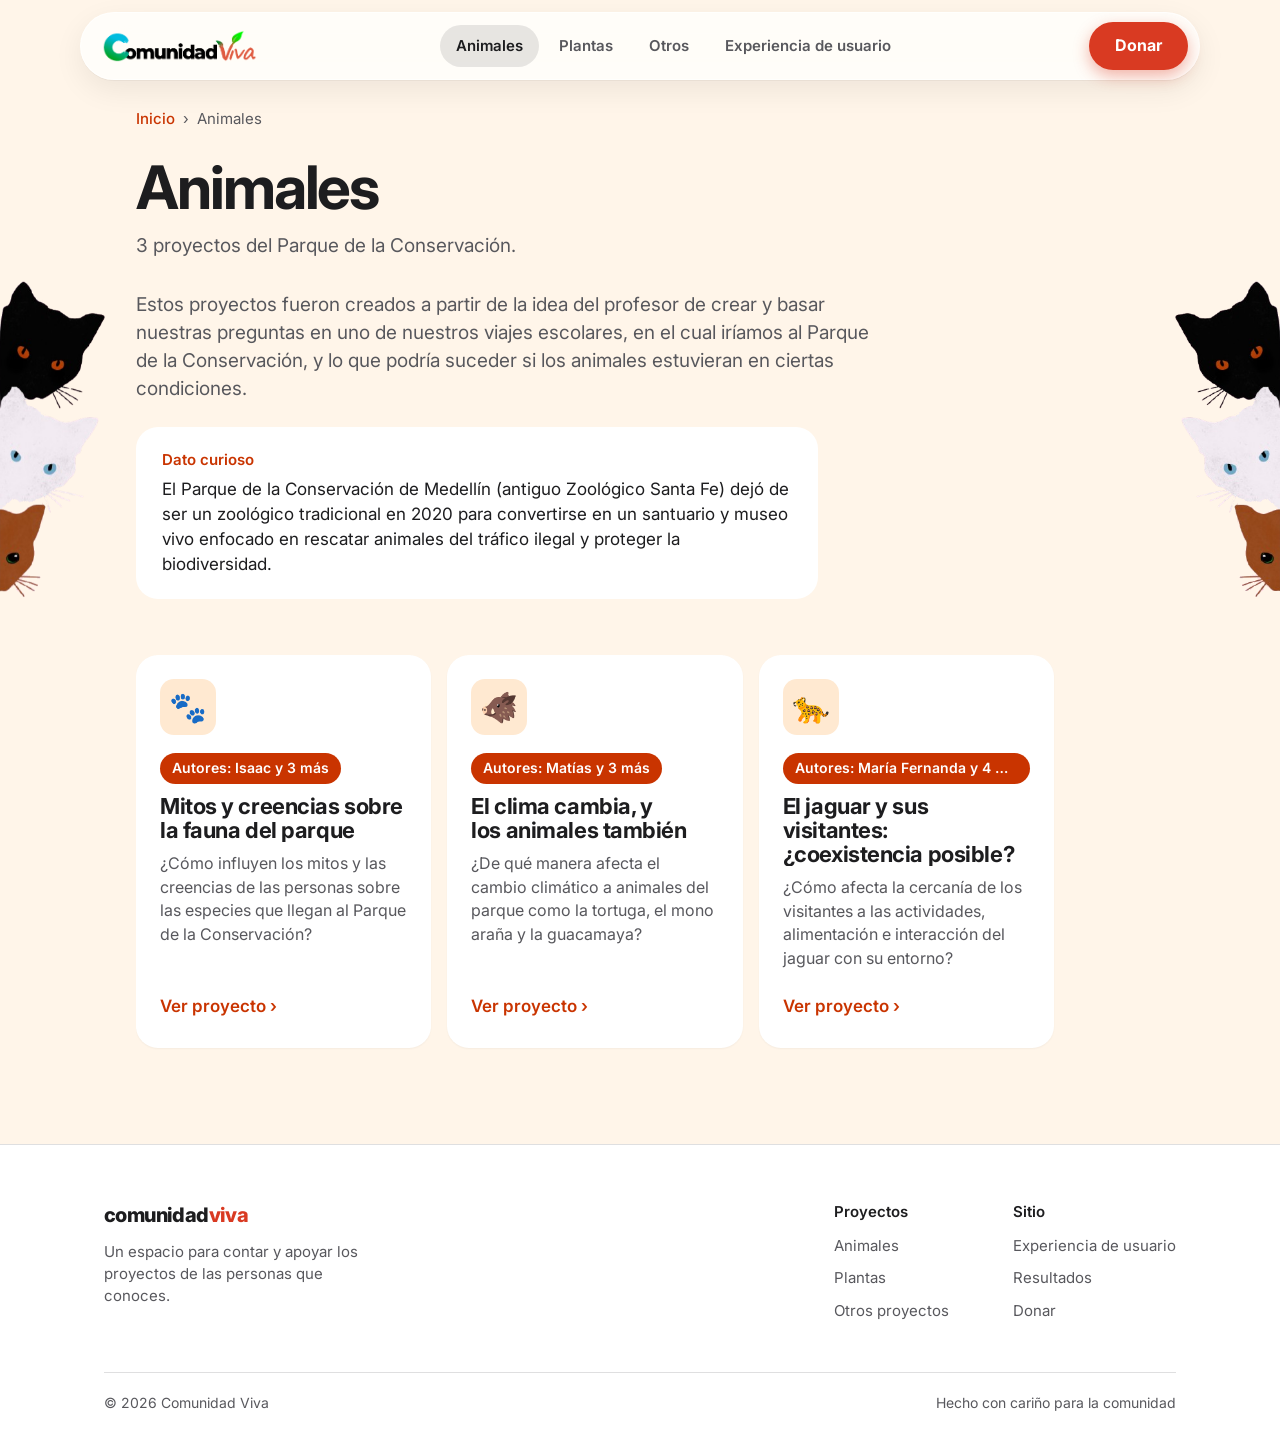
<file: animales.html>
<!DOCTYPE html>
<html lang="es">
<head>
  <link rel="stylesheet" href="style.css">
 <meta charset="UTF-8">
 <meta name="viewport" content="width=device-width, initial-scale=1.0">
 <title>Animales — Comunidad Viva</title>
 <link rel="preconnect" href="https://fonts.googleapis.com">
<link href="https://fonts.googleapis.com/css2?family=Inter:wght@400;500;600;700&display=swap" rel="stylesheet">
 <link rel="icon" href="logo_cv.png">
 </head> 
<body class="theme-animales">
<a class="skip-link" href="#contenido">Saltar al contenido</a>
<img alt="" src="imagenes-animales/bordes.png" aria-hidden="true" class="borde-an borde-izq-an">
<img alt="" src="imagenes-animales/bordes.png" aria-hidden="true" class="borde-an borde-der-an">
  <script src="main.js"></script>
<header>
  <div class="nav">
    <div class="brand">
    <a href="index.html"><img src="logo_cmunidad-viva.png" alt="Comunidad Viva" class="logo-img"></a>
    </div>
    <nav class="nav-links" aria-label="Principal">
      <a href="animales.html" aria-current="page"><svg viewBox="0 0 24 24" aria-hidden="true"><circle cx="6.5" cy="10" r="2"/><circle cx="10" cy="5.5" r="2"/><circle cx="14" cy="5.5" r="2"/><circle cx="17.5" cy="10" r="2"/><path d="M12 11.5c-3 0-5.5 2.8-5.5 5 0 1.6 1.3 2.5 2.8 2.5 1 0 1.8-.4 2.7-.4s1.7.4 2.7.4c1.5 0 2.8-.9 2.8-2.5 0-2.2-2.5-5-5.5-5z"/></svg><span>Animales</span></a>
      <a href="plantas.html"><svg viewBox="0 0 24 24" aria-hidden="true"><path d="M5 19c0-8 5-13 14-14 0 9-5 14-13 14"/><path d="M5 19c3-4 6-6 9-8"/></svg><span>Plantas</span></a>
      <a href="educacion.html"><svg viewBox="0 0 24 24" aria-hidden="true"><path d="M9 3h6M10 3v6l-5 9a2 2 0 0 0 1.8 3h10.4a2 2 0 0 0 1.8-3l-5-9V3"/><path d="M7.5 14h9"/></svg><span>Otros</span></a>
      <a href="index.html#sobre-mi"><svg viewBox="0 0 24 24" aria-hidden="true"><rect x="3" y="4" width="18" height="16" rx="3"/><path d="M3 9h18"/><path d="M7 6.5h.01M10 6.5h.01"/></svg><span class="nav-largo">Experiencia de usuario</span><span class="nav-corto">Experiencia</span></a>
    </nav>
    <a href="index.html#donaciones" class="nav-cta">Donar</a>
  </div>
</header>
<main id="contenido">
<nav class="breadcrumb" aria-label="Migas de pan"><ol><li><a href="index.html">Inicio</a></li><li aria-current="page">Animales</li></ol></nav>
<section class="hero-page">
  <h1>Animales</h1>
  <p>3 proyectos del Parque de la Conservación.</p>
</section>
<div class="blog-intro">
  <p>Estos proyectos fueron creados a partir de la idea del profesor de crear y basar nuestras preguntas en uno de nuestros viajes escolares, en el cual iríamos al Parque de la Conservación, y lo que podría suceder si los animales estuvieran en ciertas condiciones.</p>
  <div class="dato-curioso">
    <strong>Dato curioso</strong>
    <p>El Parque de la Conservación de Medellín (antiguo Zoológico Santa Fe) dejó de ser un zoológico tradicional en 2020 para convertirse en un santuario y museo vivo enfocado en rescatar animales del tráfico ilegal y proteger la biodiversidad.</p>
  </div>
</div>
<section class="proyectos carrusel">
  <div class="wrap">
    <div class="carrusel-barra">
      <div class="carrusel-ctrl">
        <button type="button" class="carrusel-btn" id="carrusel-prev" aria-label="Ver proyectos anteriores"><svg viewBox="0 0 24 24" aria-hidden="true"><path d="M15 5l-7 7 7 7"/></svg></button>
        <button type="button" class="carrusel-btn" id="carrusel-next" aria-label="Ver más proyectos"><svg viewBox="0 0 24 24" aria-hidden="true"><path d="M9 5l7 7-7 7"/></svg></button>
      </div>
    </div>
    <div class="grid" tabindex="0" role="region" aria-label="Proyectos, desliza para ver más">

      <article class="card">
        <div class="card-media" aria-hidden="true"><span class="icon-tile emoji">🐾</span></div>
        <div class="card-body">
          <span class="tag bg-coral tag-autor" title="Autores: Isaac, Emmanuel, Valeria y Jerónimo">Autores: Isaac y 3 más</span>
          <h3>Mitos y creencias sobre la fauna del parque</h3>
          <p>¿Cómo influyen los mitos y las creencias de las personas sobre las especies que llegan al Parque de la Conservación?</p>
          <a href="animales-mitos.html" class="card-link">Ver proyecto</a>
        </div>
      </article>

      <article class="card">
        <div class="card-media" aria-hidden="true"><span class="icon-tile emoji">🐗</span></div>
        <div class="card-body">
          <span class="tag bg-teal tag-autor" title="Autores: Matías, Luisa María, Miguel Ángel y Alejandro">Autores: Matías y 3 más</span>
          <h3>El clima cambia, y los animales también</h3>
          <p>¿De qué manera afecta el cambio climático a animales del parque como la tortuga, el mono araña y la guacamaya?</p>
          <a href="animales-clima.html" class="card-link">Ver proyecto</a>
        </div>
      </article>

      <article class="card">
        <div class="card-media" aria-hidden="true"><span class="icon-tile emoji">🐆</span></div>
        <div class="card-body">
          <span class="tag bg-teal tag-autor" title="Autores: María Fernanda, Valery Sofía, Sara, Mariana y Jerónimo">Autores: María Fernanda y 4 más</span>
          <h3>El jaguar y sus visitantes: ¿coexistencia posible?</h3>
          <p>¿Cómo afecta la cercanía de los visitantes a las actividades, alimentación e interacción del jaguar con su entorno?</p>
          <a href="animales-jaguar.html" class="card-link">Ver proyecto</a>
        </div>
      </article>

    </div>
  </div>
</section>
</main>
<footer>
  <div class="wrap">
    <div class="foot-grid">
      <div class="foot-brand">
        <div class="logo" style="display:block">comunidad<span>viva</span></div>
        <p>Un espacio para contar y apoyar los proyectos de las personas que conoces.</p>
      </div>
      <div class="foot-links">
        <div>
          <h4>Proyectos</h4>
          <a href="animales.html">Animales</a>
          <a href="plantas.html">Plantas</a>
          <a href="educacion.html">Otros proyectos</a>
        </div>
        <div>
          <h4>Sitio</h4>
          <a href="index.html#sobre-mi">Experiencia de usuario</a>
          <a href="index.html#resultados">Resultados</a>
          <a href="index.html#donaciones">Donar</a>
        </div>
      </div>
    </div>
    <div class="foot-bottom">
      <span>© 2026 Comunidad Viva</span>
      <span>Hecho con cariño para la comunidad</span>
    </div>
  </div>
</footer>
</body>
</html>
</file>
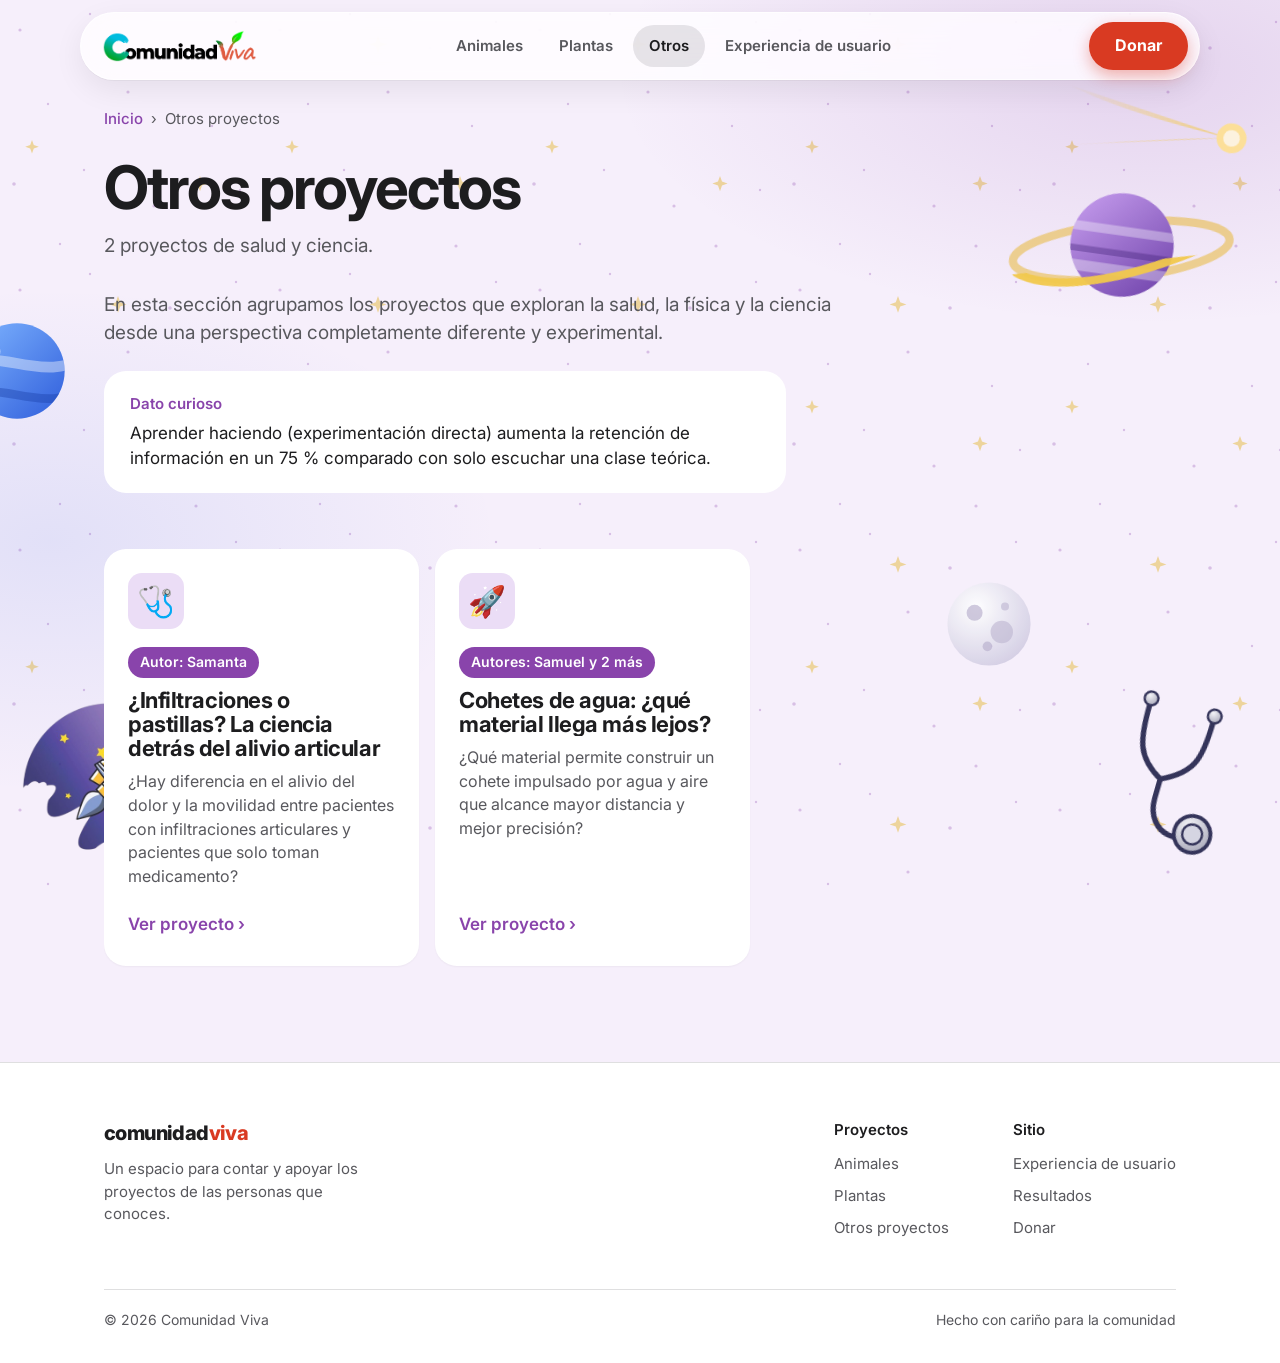
<file: educacion.html>
<!DOCTYPE html>
<html lang="es">
<head>
  <link rel="stylesheet" href="style.css">
  <meta charset="UTF-8">
  <meta name="viewport" content="width=device-width, initial-scale=1.0">
  <title>Otros proyectos — Comunidad Viva</title>
  <link rel="preconnect" href="https://fonts.googleapis.com">
  <link href="https://fonts.googleapis.com/css2?family=Inter:wght@400;500;600;700&display=swap" rel="stylesheet">
  <link rel="icon" href="logo_cv.png">
  </head> 
<body class="theme-otros">
<a class="skip-link" href="#contenido">Saltar al contenido</a>
<img alt="" aria-hidden="true" src="imagenes-extra/cohete.png" class="decoracion-ed decoracion-ed-izq">
<img alt="" aria-hidden="true" src="imagenes-extra/planeta-anillos.svg" class="espacio espacio-anillos">
<img alt="" aria-hidden="true" src="imagenes-extra/luna.svg" class="espacio espacio-luna">
<img alt="" aria-hidden="true" src="imagenes-extra/planeta-pequeno.svg" class="espacio espacio-planeta">
<img alt="" aria-hidden="true" src="imagenes-extra/cometa.svg" class="espacio espacio-cometa">
<img alt="" aria-hidden="true" src="imagenes-extra/estetoscopio.svg" class="espacio espacio-estetoscopio">

<header>
  <div class="nav">
    <div class="brand">
      <a href="index.html"><img src="logo_cmunidad-viva.png" alt="Comunidad Viva" class="logo-img"></a>
    </div>
    <nav class="nav-links" aria-label="Principal">
      <a href="animales.html"><svg viewBox="0 0 24 24" aria-hidden="true"><circle cx="6.5" cy="10" r="2"/><circle cx="10" cy="5.5" r="2"/><circle cx="14" cy="5.5" r="2"/><circle cx="17.5" cy="10" r="2"/><path d="M12 11.5c-3 0-5.5 2.8-5.5 5 0 1.6 1.3 2.5 2.8 2.5 1 0 1.8-.4 2.7-.4s1.7.4 2.7.4c1.5 0 2.8-.9 2.8-2.5 0-2.2-2.5-5-5.5-5z"/></svg><span>Animales</span></a>
      <a href="plantas.html"><svg viewBox="0 0 24 24" aria-hidden="true"><path d="M5 19c0-8 5-13 14-14 0 9-5 14-13 14"/><path d="M5 19c3-4 6-6 9-8"/></svg><span>Plantas</span></a>
      <a href="educacion.html" aria-current="page"><svg viewBox="0 0 24 24" aria-hidden="true"><path d="M9 3h6M10 3v6l-5 9a2 2 0 0 0 1.8 3h10.4a2 2 0 0 0 1.8-3l-5-9V3"/><path d="M7.5 14h9"/></svg><span>Otros</span></a>
      <a href="index.html#sobre-mi"><svg viewBox="0 0 24 24" aria-hidden="true"><rect x="3" y="4" width="18" height="16" rx="3"/><path d="M3 9h18"/><path d="M7 6.5h.01M10 6.5h.01"/></svg><span class="nav-largo">Experiencia de usuario</span><span class="nav-corto">Experiencia</span></a>
    </nav>
    <a href="index.html#donaciones" class="nav-cta">Donar</a>
  </div>
</header>

<main id="contenido">
<nav class="breadcrumb" aria-label="Migas de pan"><ol><li><a href="index.html">Inicio</a></li><li aria-current="page">Otros proyectos</li></ol></nav>
<section class="hero-page">
  <h1>Otros proyectos</h1>
  <p>2 proyectos de salud y ciencia.</p>
</section>
<div class="blog-intro">
  <p>En esta sección agrupamos los proyectos que exploran la salud, la física y la ciencia desde una perspectiva completamente diferente y experimental.</p>
  <div class="dato-curioso">
    <strong>Dato curioso</strong>
    <p>Aprender haciendo (experimentación directa) aumenta la retención de información en un 75 % comparado con solo escuchar una clase teórica.</p>
  </div>
</div>
<section class="proyectos carrusel">
  <div class="wrap">
    <div class="carrusel-barra">
      <div class="carrusel-ctrl">
        <button type="button" class="carrusel-btn" id="carrusel-prev" aria-label="Ver proyectos anteriores"><svg viewBox="0 0 24 24" aria-hidden="true"><path d="M15 5l-7 7 7 7"/></svg></button>
        <button type="button" class="carrusel-btn" id="carrusel-next" aria-label="Ver más proyectos"><svg viewBox="0 0 24 24" aria-hidden="true"><path d="M9 5l7 7-7 7"/></svg></button>
      </div>
    </div>
    <div class="grid" tabindex="0" role="region" aria-label="Proyectos, desliza para ver más">

      <article class="card">
        <div class="card-media" aria-hidden="true"><span class="icon-tile emoji">🩺</span></div>
        <div class="card-body">
          <span class="tag bg-violet tag-autor" title="Autor: Samanta">Autor: Samanta</span>
          <h3>¿Infiltraciones o pastillas? La ciencia detrás del alivio articular</h3>
          <p>¿Hay diferencia en el alivio del dolor y la movilidad entre pacientes con infiltraciones articulares y pacientes que solo toman medicamento?</p>
          <a href="otros-infiltraciones.html" class="card-link">Ver proyecto</a>
        </div>
      </article>

      <article class="card">
        <div class="card-media" aria-hidden="true"><span class="icon-tile emoji">🚀</span></div>
        <div class="card-body">
          <span class="tag bg-violet tag-autor" title="Autores: Samuel, José y Juan Sebastián">Autores: Samuel y 2 más</span>
          <h3>Cohetes de agua: ¿qué material llega más lejos?</h3>
          <p>¿Qué material permite construir un cohete impulsado por agua y aire que alcance mayor distancia y mejor precisión?</p>
          <a href="otros-cohetes.html" class="card-link">Ver proyecto</a>
        </div>
      </article>

    </div>
  </div>
</section>
</main>
<footer>
  <div class="wrap">
    <div class="foot-grid">
      <div class="foot-brand">
        <div class="logo" style="display:block">comunidad<span>viva</span></div>
        <p>Un espacio para contar y apoyar los proyectos de las personas que conoces.</p>
      </div>
      <div class="foot-links">
        <div>
          <h4>Proyectos</h4>
          <a href="animales.html">Animales</a>
          <a href="plantas.html">Plantas</a>
          <a href="educacion.html">Otros proyectos</a>
        </div>
        <div>
          <h4>Sitio</h4>
          <a href="index.html#sobre-mi">Experiencia de usuario</a>
          <a href="index.html#resultados">Resultados</a>
          <a href="index.html#donaciones">Donar</a>
        </div>
      </div>
    </div>
    <div class="foot-bottom">
      <span>© 2026 Comunidad Viva</span>
      <span>Hecho con cariño para la comunidad</span>
    </div>
  </div>
</footer>

<script src="main.js"></script>
</body>
</html>
</file>
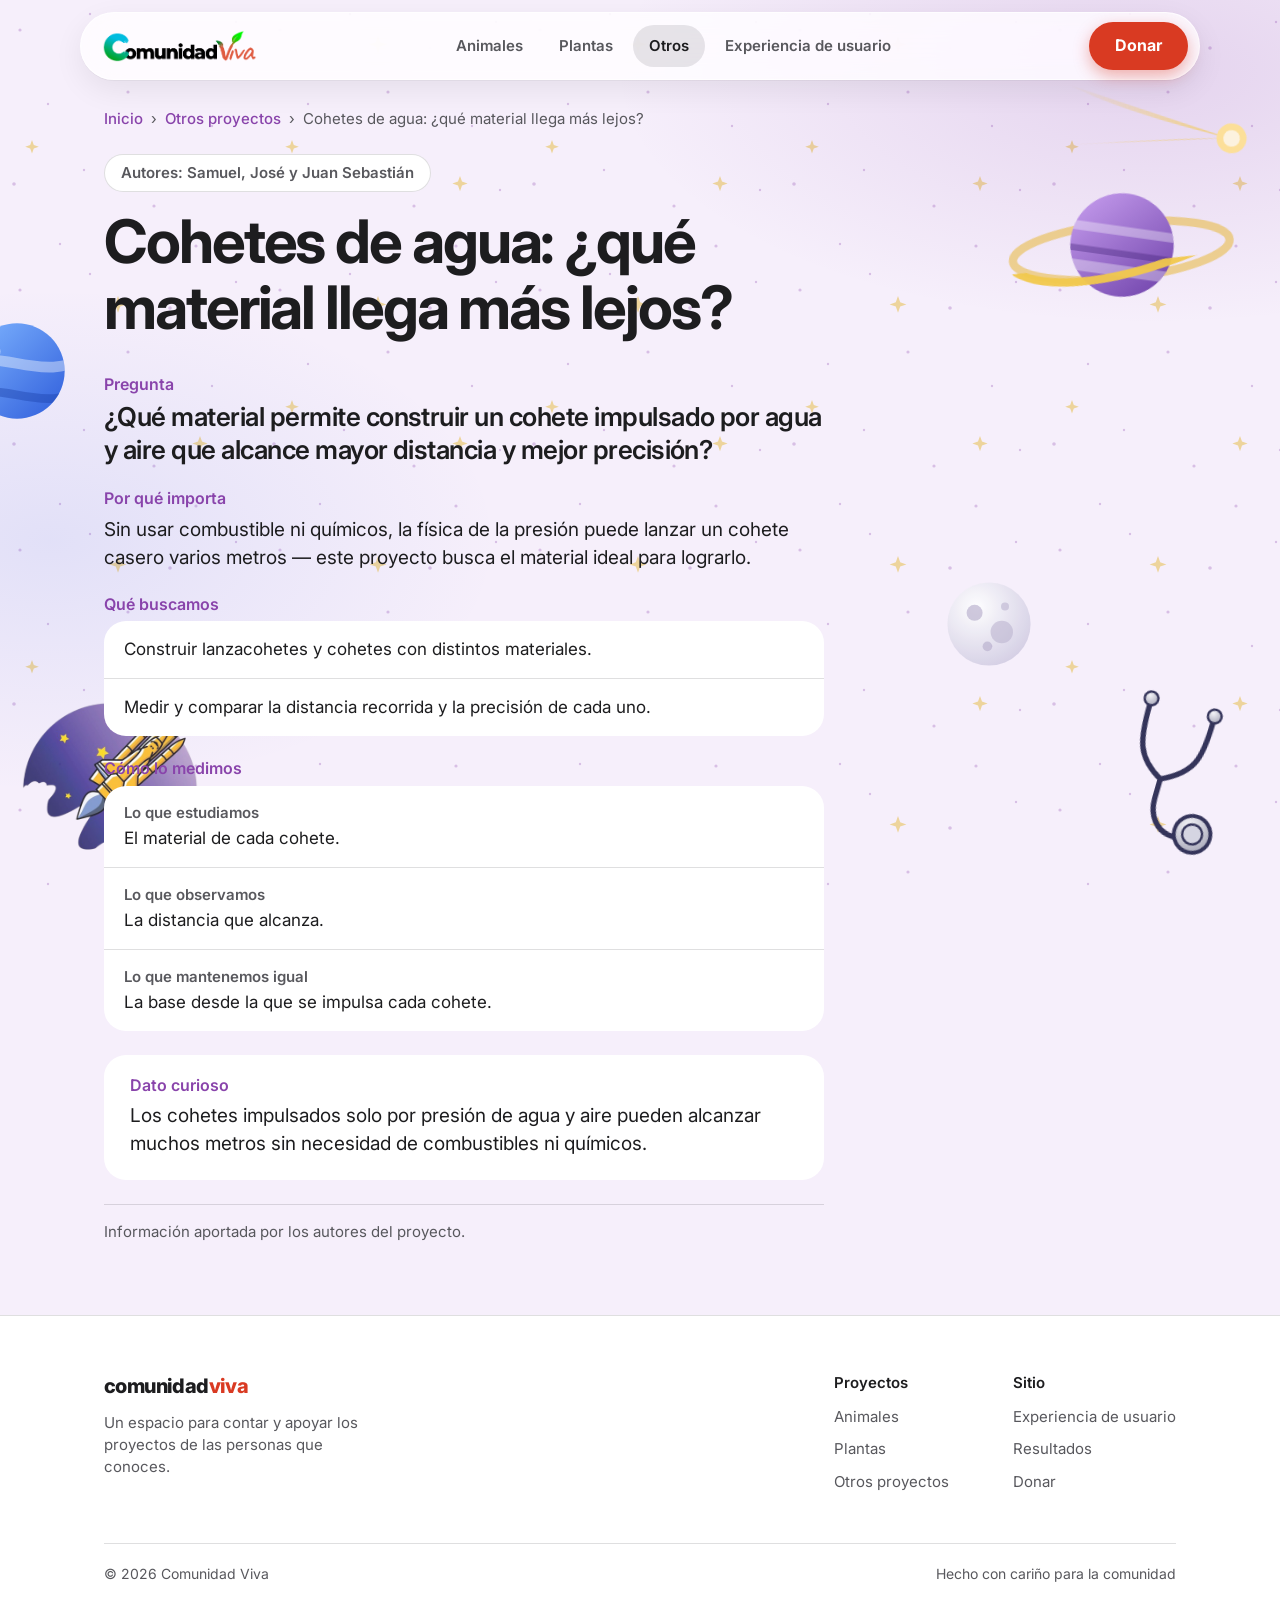
<file: otros-cohetes.html>
<!DOCTYPE html>
<html lang="es">
<head>
  <link rel="stylesheet" href="style.css">
  <meta charset="UTF-8">
  <meta name="viewport" content="width=device-width, initial-scale=1.0">
  <title>Cohetes de agua: ¿qué material llega más lejos? — Comunidad Viva</title>
  <link rel="preconnect" href="https://fonts.googleapis.com">
  <link href="https://fonts.googleapis.com/css2?family=Inter:wght@400;500;600;700&display=swap" rel="stylesheet">
  <link rel="icon" href="logo_cv.png">
  </head> 
<body class="theme-otros">
<a class="skip-link" href="#contenido">Saltar al contenido</a>
<img alt="" aria-hidden="true" src="imagenes-extra/cohete.png" class="decoracion-ed decoracion-ed-izq">
<img alt="" aria-hidden="true" src="imagenes-extra/planeta-anillos.svg" class="espacio espacio-anillos">
<img alt="" aria-hidden="true" src="imagenes-extra/luna.svg" class="espacio espacio-luna">
<img alt="" aria-hidden="true" src="imagenes-extra/planeta-pequeno.svg" class="espacio espacio-planeta">
<img alt="" aria-hidden="true" src="imagenes-extra/cometa.svg" class="espacio espacio-cometa">
<img alt="" aria-hidden="true" src="imagenes-extra/estetoscopio.svg" class="espacio espacio-estetoscopio">

<header>
  <div class="nav">
    <div class="brand">
      <a href="index.html"><img src="logo_cmunidad-viva.png" alt="Comunidad Viva" class="logo-img"></a>
    </div>
    <nav class="nav-links" aria-label="Principal">
      <a href="animales.html"><svg viewBox="0 0 24 24" aria-hidden="true"><circle cx="6.5" cy="10" r="2"/><circle cx="10" cy="5.5" r="2"/><circle cx="14" cy="5.5" r="2"/><circle cx="17.5" cy="10" r="2"/><path d="M12 11.5c-3 0-5.5 2.8-5.5 5 0 1.6 1.3 2.5 2.8 2.5 1 0 1.8-.4 2.7-.4s1.7.4 2.7.4c1.5 0 2.8-.9 2.8-2.5 0-2.2-2.5-5-5.5-5z"/></svg><span>Animales</span></a>
      <a href="plantas.html"><svg viewBox="0 0 24 24" aria-hidden="true"><path d="M5 19c0-8 5-13 14-14 0 9-5 14-13 14"/><path d="M5 19c3-4 6-6 9-8"/></svg><span>Plantas</span></a>
      <a href="educacion.html" aria-current="page"><svg viewBox="0 0 24 24" aria-hidden="true"><path d="M9 3h6M10 3v6l-5 9a2 2 0 0 0 1.8 3h10.4a2 2 0 0 0 1.8-3l-5-9V3"/><path d="M7.5 14h9"/></svg><span>Otros</span></a>
      <a href="index.html#sobre-mi"><svg viewBox="0 0 24 24" aria-hidden="true"><rect x="3" y="4" width="18" height="16" rx="3"/><path d="M3 9h18"/><path d="M7 6.5h.01M10 6.5h.01"/></svg><span class="nav-largo">Experiencia de usuario</span><span class="nav-corto">Experiencia</span></a>
    </nav>
    <a href="index.html#donaciones" class="nav-cta">Donar</a>
  </div>
</header>

<main id="contenido">
<nav class="breadcrumb" aria-label="Migas de pan"><ol><li><a href="index.html">Inicio</a></li><li><a href="educacion.html">Otros proyectos</a></li><li aria-current="page">Cohetes de agua: ¿qué material llega más lejos?</li></ol></nav>
<section class="hero-page">
  <span class="eyebrow autores">Autores: Samuel, José y Juan Sebastián</span>
  <h1>Cohetes de agua: ¿qué material llega más lejos?</h1>
</section>
<div class="detalle">
<section class="detalle-bloque lead"><h2>Pregunta</h2><p>¿Qué material permite construir un cohete impulsado por agua y aire que alcance mayor distancia y mejor precisión?</p></section>
<section class="detalle-bloque"><h2>Por qué importa</h2><p>Sin usar combustible ni químicos, la física de la presión puede lanzar un cohete casero varios metros — este proyecto busca el material ideal para lograrlo.</p></section>
<section class="detalle-bloque"><h2>Qué buscamos</h2><ul><li>Construir lanzacohetes y cohetes con distintos materiales.</li><li>Medir y comparar la distancia recorrida y la precisión de cada uno.</li></ul></section>
<section class="detalle-bloque"><h2>Cómo lo medimos</h2><ul><li><strong>Lo que estudiamos</strong>El material de cada cohete.</li><li><strong>Lo que observamos</strong>La distancia que alcanza.</li><li><strong>Lo que mantenemos igual</strong>La base desde la que se impulsa cada cohete.</li></ul></section>
<section class="detalle-bloque curioso"><h2>Dato curioso</h2><p>Los cohetes impulsados solo por presión de agua y aire pueden alcanzar muchos metros sin necesidad de combustibles ni químicos.</p></section>
<p class="detalle-nota">Información aportada por los autores del proyecto.</p>
</div>
</main>
<footer>
  <div class="wrap">
    <div class="foot-grid">
      <div class="foot-brand">
        <div class="logo" style="display:block">comunidad<span>viva</span></div>
        <p>Un espacio para contar y apoyar los proyectos de las personas que conoces.</p>
      </div>
      <div class="foot-links">
        <div>
          <h4>Proyectos</h4>
          <a href="animales.html">Animales</a>
          <a href="plantas.html">Plantas</a>
          <a href="educacion.html">Otros proyectos</a>
        </div>
        <div>
          <h4>Sitio</h4>
          <a href="index.html#sobre-mi">Experiencia de usuario</a>
          <a href="index.html#resultados">Resultados</a>
          <a href="index.html#donaciones">Donar</a>
        </div>
      </div>
    </div>
    <div class="foot-bottom">
      <span>© 2026 Comunidad Viva</span>
      <span>Hecho con cariño para la comunidad</span>
    </div>
  </div>
</footer>


<script src="main.js"></script>
</body>
</html>
</file>
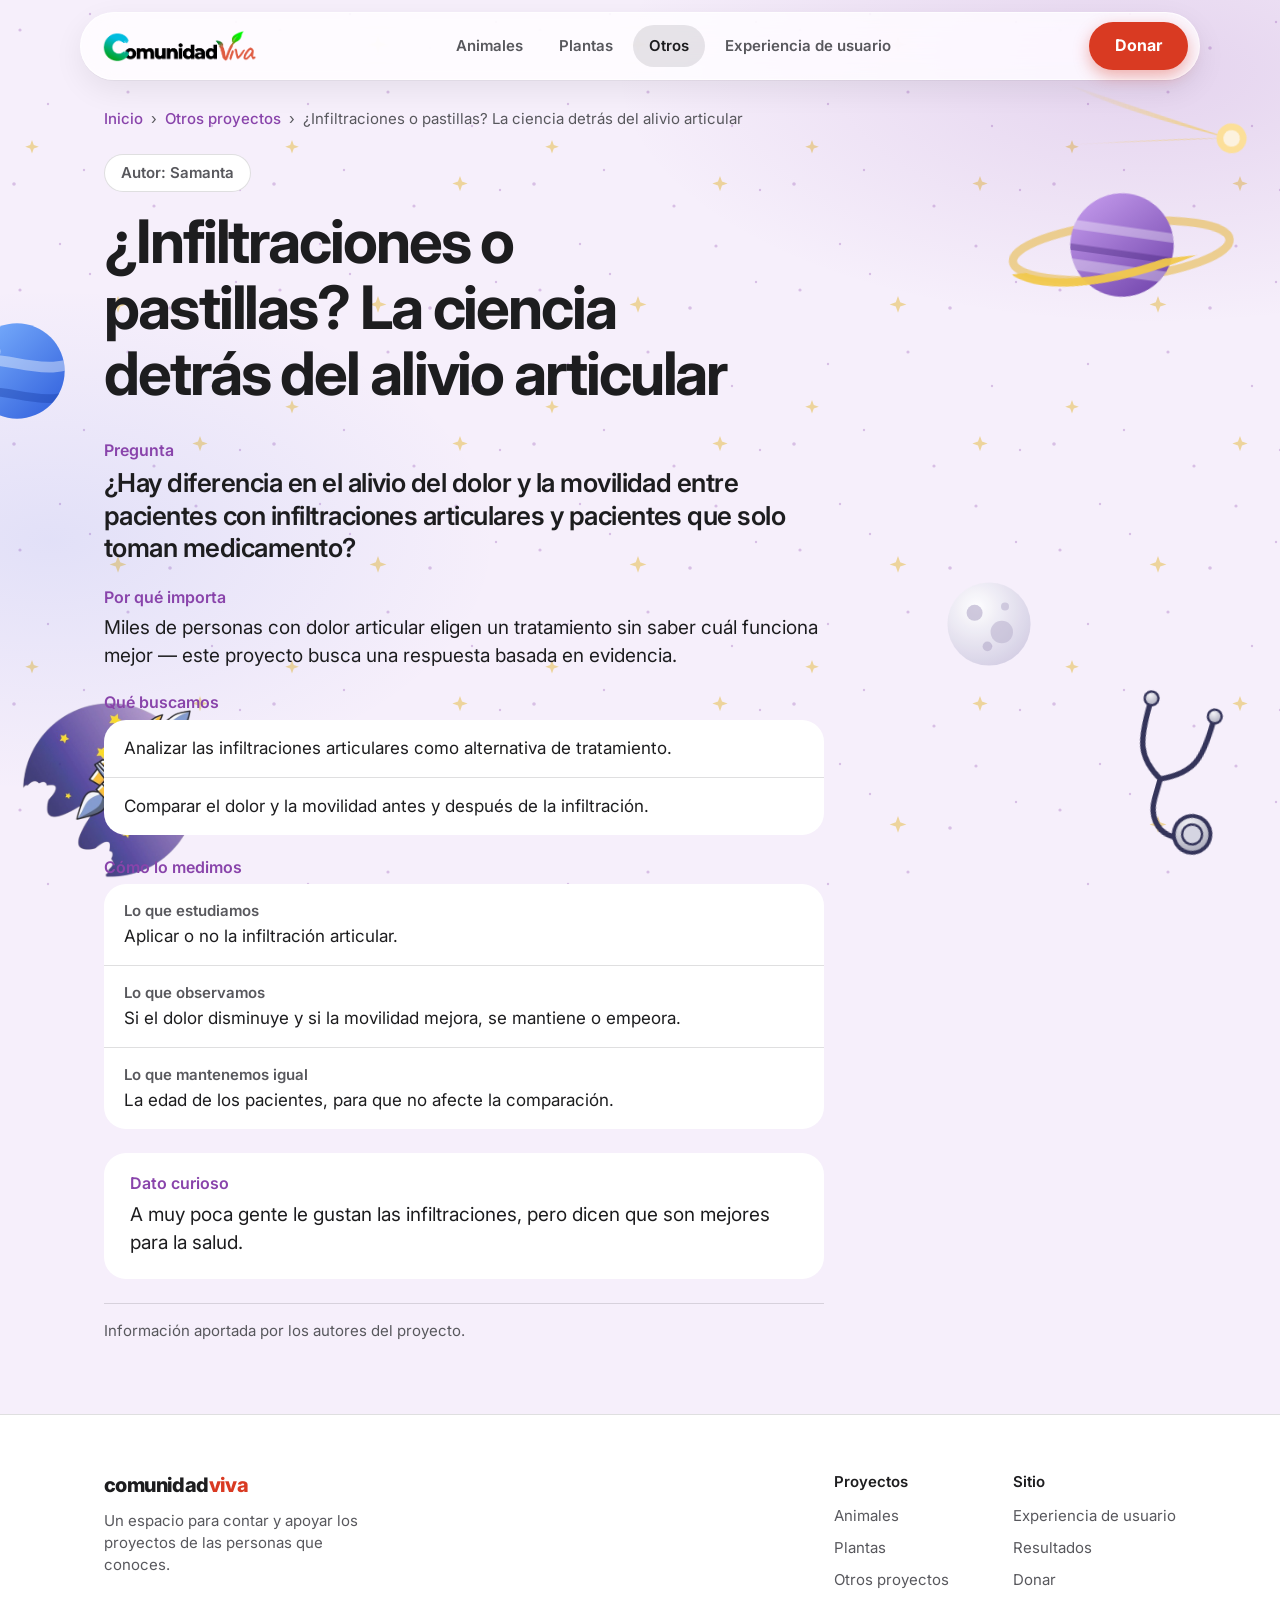
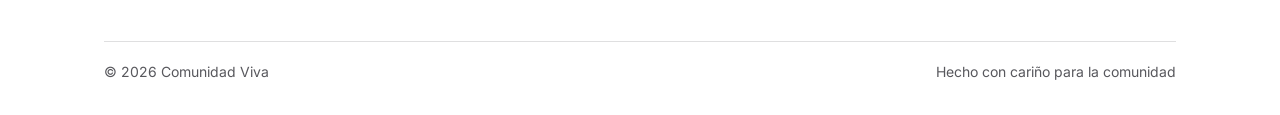
<file: otros-infiltraciones.html>
<!DOCTYPE html>
<html lang="es">
<head>
  <link rel="stylesheet" href="style.css">
  <meta charset="UTF-8">
  <meta name="viewport" content="width=device-width, initial-scale=1.0">
  <title>¿Infiltraciones o pastillas? La ciencia detrás del alivio articular — Comunidad Viva</title>
  <link rel="preconnect" href="https://fonts.googleapis.com">
  <link href="https://fonts.googleapis.com/css2?family=Inter:wght@400;500;600;700&display=swap" rel="stylesheet">
  <link rel="icon" href="logo_cv.png">
  </head> 
<body class="theme-otros">
<a class="skip-link" href="#contenido">Saltar al contenido</a>
<img alt="" aria-hidden="true" src="imagenes-extra/cohete.png" class="decoracion-ed decoracion-ed-izq">
<img alt="" aria-hidden="true" src="imagenes-extra/planeta-anillos.svg" class="espacio espacio-anillos">
<img alt="" aria-hidden="true" src="imagenes-extra/luna.svg" class="espacio espacio-luna">
<img alt="" aria-hidden="true" src="imagenes-extra/planeta-pequeno.svg" class="espacio espacio-planeta">
<img alt="" aria-hidden="true" src="imagenes-extra/cometa.svg" class="espacio espacio-cometa">
<img alt="" aria-hidden="true" src="imagenes-extra/estetoscopio.svg" class="espacio espacio-estetoscopio">

<header>
  <div class="nav">
    <div class="brand">
      <a href="index.html"><img src="logo_cmunidad-viva.png" alt="Comunidad Viva" class="logo-img"></a>
    </div>
    <nav class="nav-links" aria-label="Principal">
      <a href="animales.html"><svg viewBox="0 0 24 24" aria-hidden="true"><circle cx="6.5" cy="10" r="2"/><circle cx="10" cy="5.5" r="2"/><circle cx="14" cy="5.5" r="2"/><circle cx="17.5" cy="10" r="2"/><path d="M12 11.5c-3 0-5.5 2.8-5.5 5 0 1.6 1.3 2.5 2.8 2.5 1 0 1.8-.4 2.7-.4s1.7.4 2.7.4c1.5 0 2.8-.9 2.8-2.5 0-2.2-2.5-5-5.5-5z"/></svg><span>Animales</span></a>
      <a href="plantas.html"><svg viewBox="0 0 24 24" aria-hidden="true"><path d="M5 19c0-8 5-13 14-14 0 9-5 14-13 14"/><path d="M5 19c3-4 6-6 9-8"/></svg><span>Plantas</span></a>
      <a href="educacion.html" aria-current="page"><svg viewBox="0 0 24 24" aria-hidden="true"><path d="M9 3h6M10 3v6l-5 9a2 2 0 0 0 1.8 3h10.4a2 2 0 0 0 1.8-3l-5-9V3"/><path d="M7.5 14h9"/></svg><span>Otros</span></a>
      <a href="index.html#sobre-mi"><svg viewBox="0 0 24 24" aria-hidden="true"><rect x="3" y="4" width="18" height="16" rx="3"/><path d="M3 9h18"/><path d="M7 6.5h.01M10 6.5h.01"/></svg><span class="nav-largo">Experiencia de usuario</span><span class="nav-corto">Experiencia</span></a>
    </nav>
    <a href="index.html#donaciones" class="nav-cta">Donar</a>
  </div>
</header>

<main id="contenido">
<nav class="breadcrumb" aria-label="Migas de pan"><ol><li><a href="index.html">Inicio</a></li><li><a href="educacion.html">Otros proyectos</a></li><li aria-current="page">¿Infiltraciones o pastillas? La ciencia detrás del alivio articular</li></ol></nav>
<section class="hero-page">
  <span class="eyebrow autores">Autor: Samanta</span>
  <h1>¿Infiltraciones o pastillas? La ciencia detrás del alivio articular</h1>
</section>
<div class="detalle">
<section class="detalle-bloque lead"><h2>Pregunta</h2><p>¿Hay diferencia en el alivio del dolor y la movilidad entre pacientes con infiltraciones articulares y pacientes que solo toman medicamento?</p></section>
<section class="detalle-bloque"><h2>Por qué importa</h2><p>Miles de personas con dolor articular eligen un tratamiento sin saber cuál funciona mejor — este proyecto busca una respuesta basada en evidencia.</p></section>
<section class="detalle-bloque"><h2>Qué buscamos</h2><ul><li>Analizar las infiltraciones articulares como alternativa de tratamiento.</li><li>Comparar el dolor y la movilidad antes y después de la infiltración.</li></ul></section>
<section class="detalle-bloque"><h2>Cómo lo medimos</h2><ul><li><strong>Lo que estudiamos</strong>Aplicar o no la infiltración articular.</li><li><strong>Lo que observamos</strong>Si el dolor disminuye y si la movilidad mejora, se mantiene o empeora.</li><li><strong>Lo que mantenemos igual</strong>La edad de los pacientes, para que no afecte la comparación.</li></ul></section>
<section class="detalle-bloque curioso"><h2>Dato curioso</h2><p>A muy poca gente le gustan las infiltraciones, pero dicen que son mejores para la salud.</p></section>
<p class="detalle-nota">Información aportada por los autores del proyecto.</p>
</div>
</main>
<footer>
  <div class="wrap">
    <div class="foot-grid">
      <div class="foot-brand">
        <div class="logo" style="display:block">comunidad<span>viva</span></div>
        <p>Un espacio para contar y apoyar los proyectos de las personas que conoces.</p>
      </div>
      <div class="foot-links">
        <div>
          <h4>Proyectos</h4>
          <a href="animales.html">Animales</a>
          <a href="plantas.html">Plantas</a>
          <a href="educacion.html">Otros proyectos</a>
        </div>
        <div>
          <h4>Sitio</h4>
          <a href="index.html#sobre-mi">Experiencia de usuario</a>
          <a href="index.html#resultados">Resultados</a>
          <a href="index.html#donaciones">Donar</a>
        </div>
      </div>
    </div>
    <div class="foot-bottom">
      <span>© 2026 Comunidad Viva</span>
      <span>Hecho con cariño para la comunidad</span>
    </div>
  </div>
</footer>


<script src="main.js"></script>
</body>
</html>
</file>
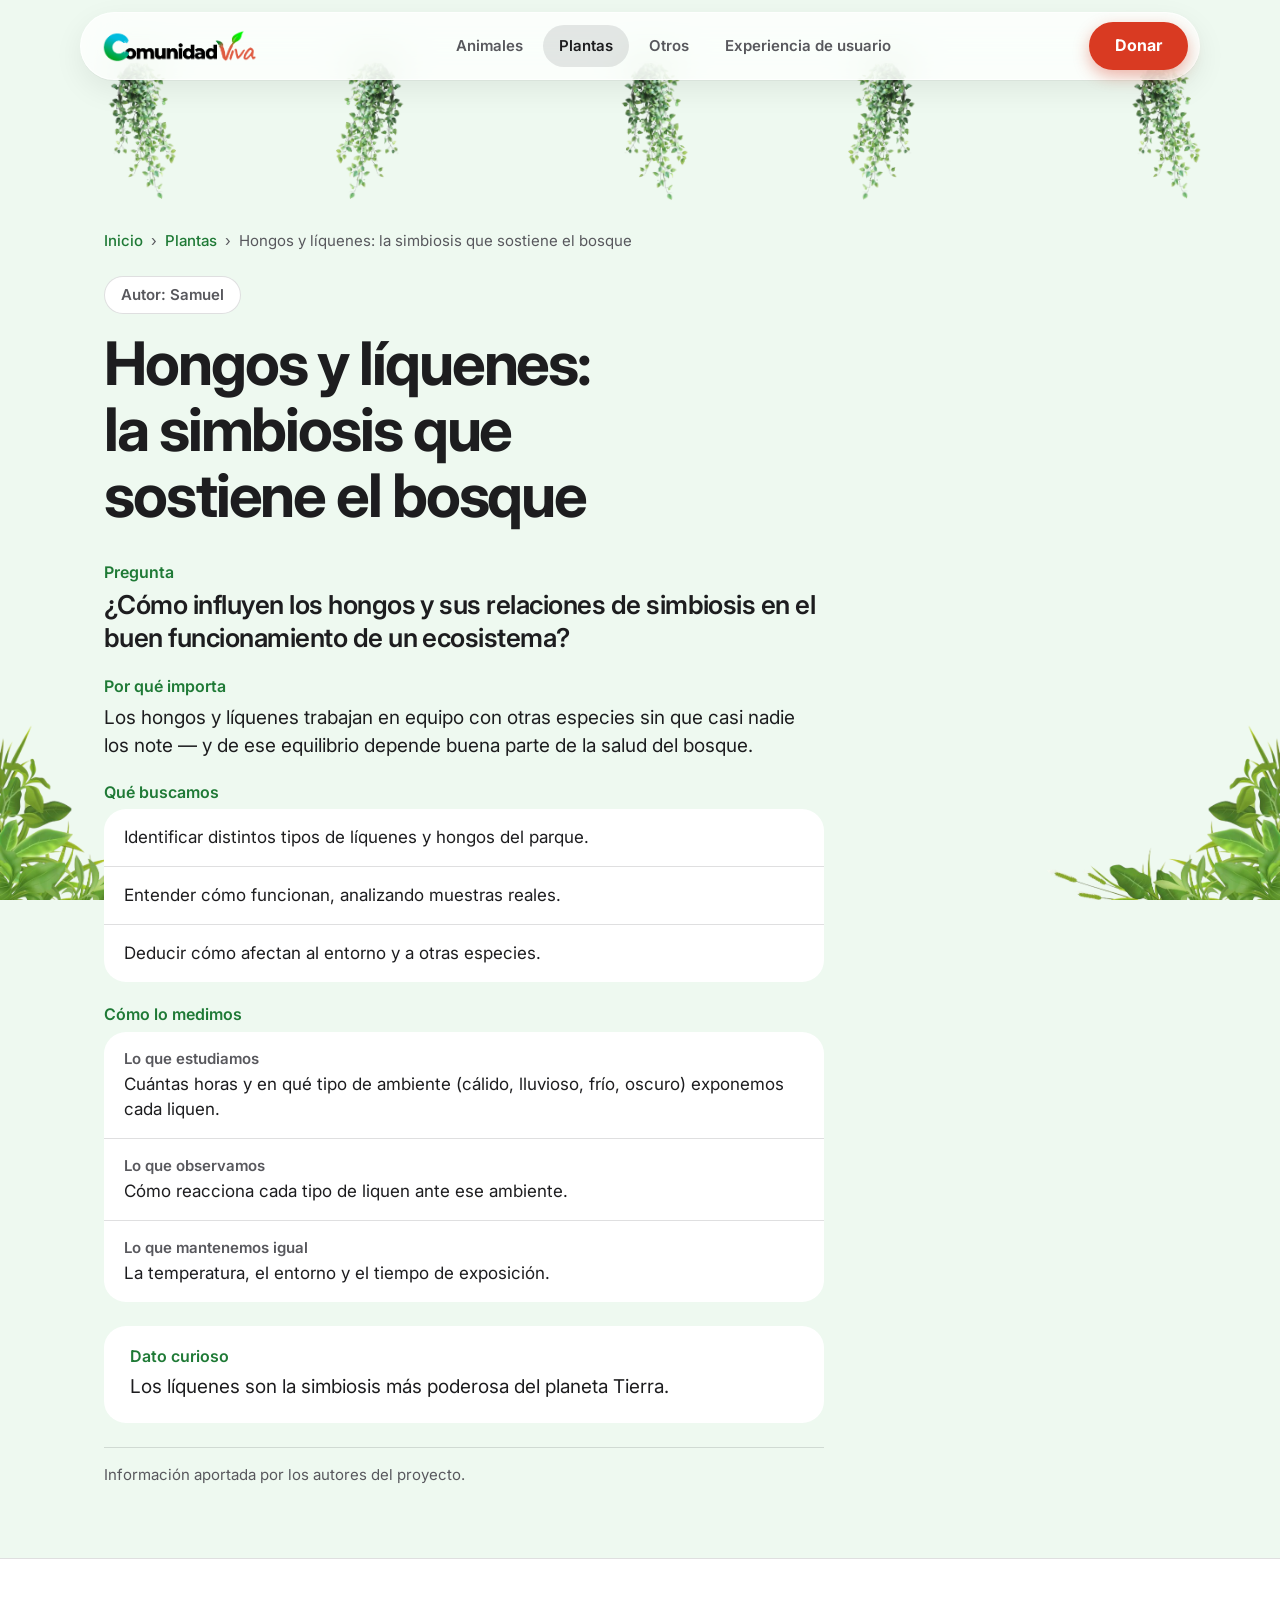
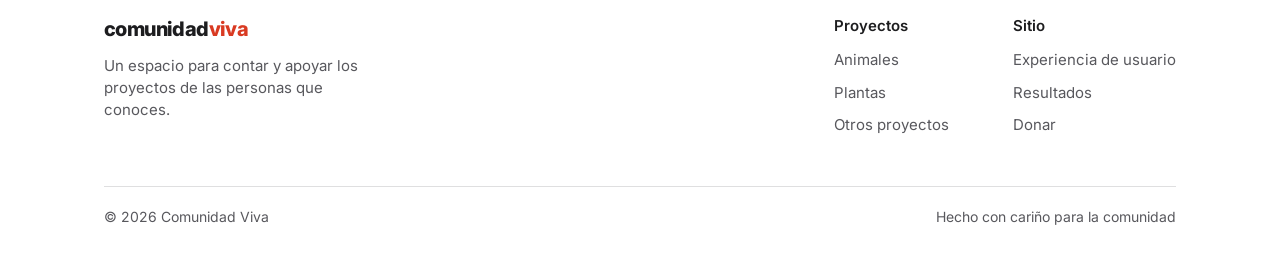
<file: plantas-hongos.html>
<!DOCTYPE html>
<html lang="es">
<head>
  <link rel="stylesheet" href="style.css">
 <meta charset="UTF-8">
 <meta name="viewport" content="width=device-width, initial-scale=1.0">
 <title>Hongos y líquenes: la simbiosis que sostiene el bosque — Comunidad Viva</title>
 <link rel="preconnect" href="https://fonts.googleapis.com">
<link href="https://fonts.googleapis.com/css2?family=Inter:wght@400;500;600;700&display=swap" rel="stylesheet">
 <link rel="icon" href="logo_cv.png">
 </head>
 <body class="theme-plantas">
<a class="skip-link" href="#contenido">Saltar al contenido</a>
<img alt="" src="hoja3.png" aria-hidden="true" class="trepadora-top trepadora-1">
<img alt="" src="hoja3.png" aria-hidden="true" class="trepadora-top trepadora-2">
<img alt="" src="hoja3.png" aria-hidden="true" class="trepadora-top trepadora-3">
<img alt="" src="hoja3.png" aria-hidden="true" class="trepadora-top trepadora-4">
<img alt="" src="hoja3.png" aria-hidden="true" class="trepadora-top trepadora-5">
<img alt="" src="hoja5.png" aria-hidden="true" class="esquina-izq">
<img alt="" src="hoja5.png" aria-hidden="true" class="esquina-der">
<header>
  <div class="nav">
    <div class="brand">
    <a href="index.html"><img src="logo_cmunidad-viva.png" alt="Comunidad Viva" class="logo-img"></a>
    </div>
    <nav class="nav-links" aria-label="Principal">
      <a href="animales.html"><svg viewBox="0 0 24 24" aria-hidden="true"><circle cx="6.5" cy="10" r="2"/><circle cx="10" cy="5.5" r="2"/><circle cx="14" cy="5.5" r="2"/><circle cx="17.5" cy="10" r="2"/><path d="M12 11.5c-3 0-5.5 2.8-5.5 5 0 1.6 1.3 2.5 2.8 2.5 1 0 1.8-.4 2.7-.4s1.7.4 2.7.4c1.5 0 2.8-.9 2.8-2.5 0-2.2-2.5-5-5.5-5z"/></svg><span>Animales</span></a>
      <a href="plantas.html" aria-current="page"><svg viewBox="0 0 24 24" aria-hidden="true"><path d="M5 19c0-8 5-13 14-14 0 9-5 14-13 14"/><path d="M5 19c3-4 6-6 9-8"/></svg><span>Plantas</span></a>
      <a href="educacion.html"><svg viewBox="0 0 24 24" aria-hidden="true"><path d="M9 3h6M10 3v6l-5 9a2 2 0 0 0 1.8 3h10.4a2 2 0 0 0 1.8-3l-5-9V3"/><path d="M7.5 14h9"/></svg><span>Otros</span></a>
      <a href="index.html#sobre-mi"><svg viewBox="0 0 24 24" aria-hidden="true"><rect x="3" y="4" width="18" height="16" rx="3"/><path d="M3 9h18"/><path d="M7 6.5h.01M10 6.5h.01"/></svg><span class="nav-largo">Experiencia de usuario</span><span class="nav-corto">Experiencia</span></a>
    </nav>
    <a href="index.html#donaciones" class="nav-cta">Donar</a>
  </div>
</header>
<main id="contenido">
<nav class="breadcrumb" aria-label="Migas de pan"><ol><li><a href="index.html">Inicio</a></li><li><a href="plantas.html">Plantas</a></li><li aria-current="page">Hongos y líquenes: la simbiosis que sostiene el bosque</li></ol></nav>
<section class="hero-page">
  <span class="eyebrow autores">Autor: Samuel</span>
  <h1>Hongos y líquenes: la simbiosis que sostiene el bosque</h1>
</section>
<div class="detalle">
<section class="detalle-bloque lead"><h2>Pregunta</h2><p>¿Cómo influyen los hongos y sus relaciones de simbiosis en el buen funcionamiento de un ecosistema?</p></section>
<section class="detalle-bloque"><h2>Por qué importa</h2><p>Los hongos y líquenes trabajan en equipo con otras especies sin que casi nadie los note — y de ese equilibrio depende buena parte de la salud del bosque.</p></section>
<section class="detalle-bloque"><h2>Qué buscamos</h2><ul><li>Identificar distintos tipos de líquenes y hongos del parque.</li><li>Entender cómo funcionan, analizando muestras reales.</li><li>Deducir cómo afectan al entorno y a otras especies.</li></ul></section>
<section class="detalle-bloque"><h2>Cómo lo medimos</h2><ul><li><strong>Lo que estudiamos</strong>Cuántas horas y en qué tipo de ambiente (cálido, lluvioso, frío, oscuro) exponemos cada liquen.</li><li><strong>Lo que observamos</strong>Cómo reacciona cada tipo de liquen ante ese ambiente.</li><li><strong>Lo que mantenemos igual</strong>La temperatura, el entorno y el tiempo de exposición.</li></ul></section>
<section class="detalle-bloque curioso"><h2>Dato curioso</h2><p>Los líquenes son la simbiosis más poderosa del planeta Tierra.</p></section>
<p class="detalle-nota">Información aportada por los autores del proyecto.</p>
</div>
</main>
<footer>
  <div class="wrap">
    <div class="foot-grid">
      <div class="foot-brand">
        <div class="logo" style="display:block">comunidad<span>viva</span></div>
        <p>Un espacio para contar y apoyar los proyectos de las personas que conoces.</p>
      </div>
      <div class="foot-links">
        <div>
          <h4>Proyectos</h4>
          <a href="animales.html">Animales</a>
          <a href="plantas.html">Plantas</a>
          <a href="educacion.html">Otros proyectos</a>
        </div>
        <div>
          <h4>Sitio</h4>
          <a href="index.html#sobre-mi">Experiencia de usuario</a>
          <a href="index.html#resultados">Resultados</a>
          <a href="index.html#donaciones">Donar</a>
        </div>
      </div>
    </div>
    <div class="foot-bottom">
      <span>© 2026 Comunidad Viva</span>
      <span>Hecho con cariño para la comunidad</span>
    </div>
  </div>
</footer>

<script src="main.js"></script>
</body>
 </html>
</file>
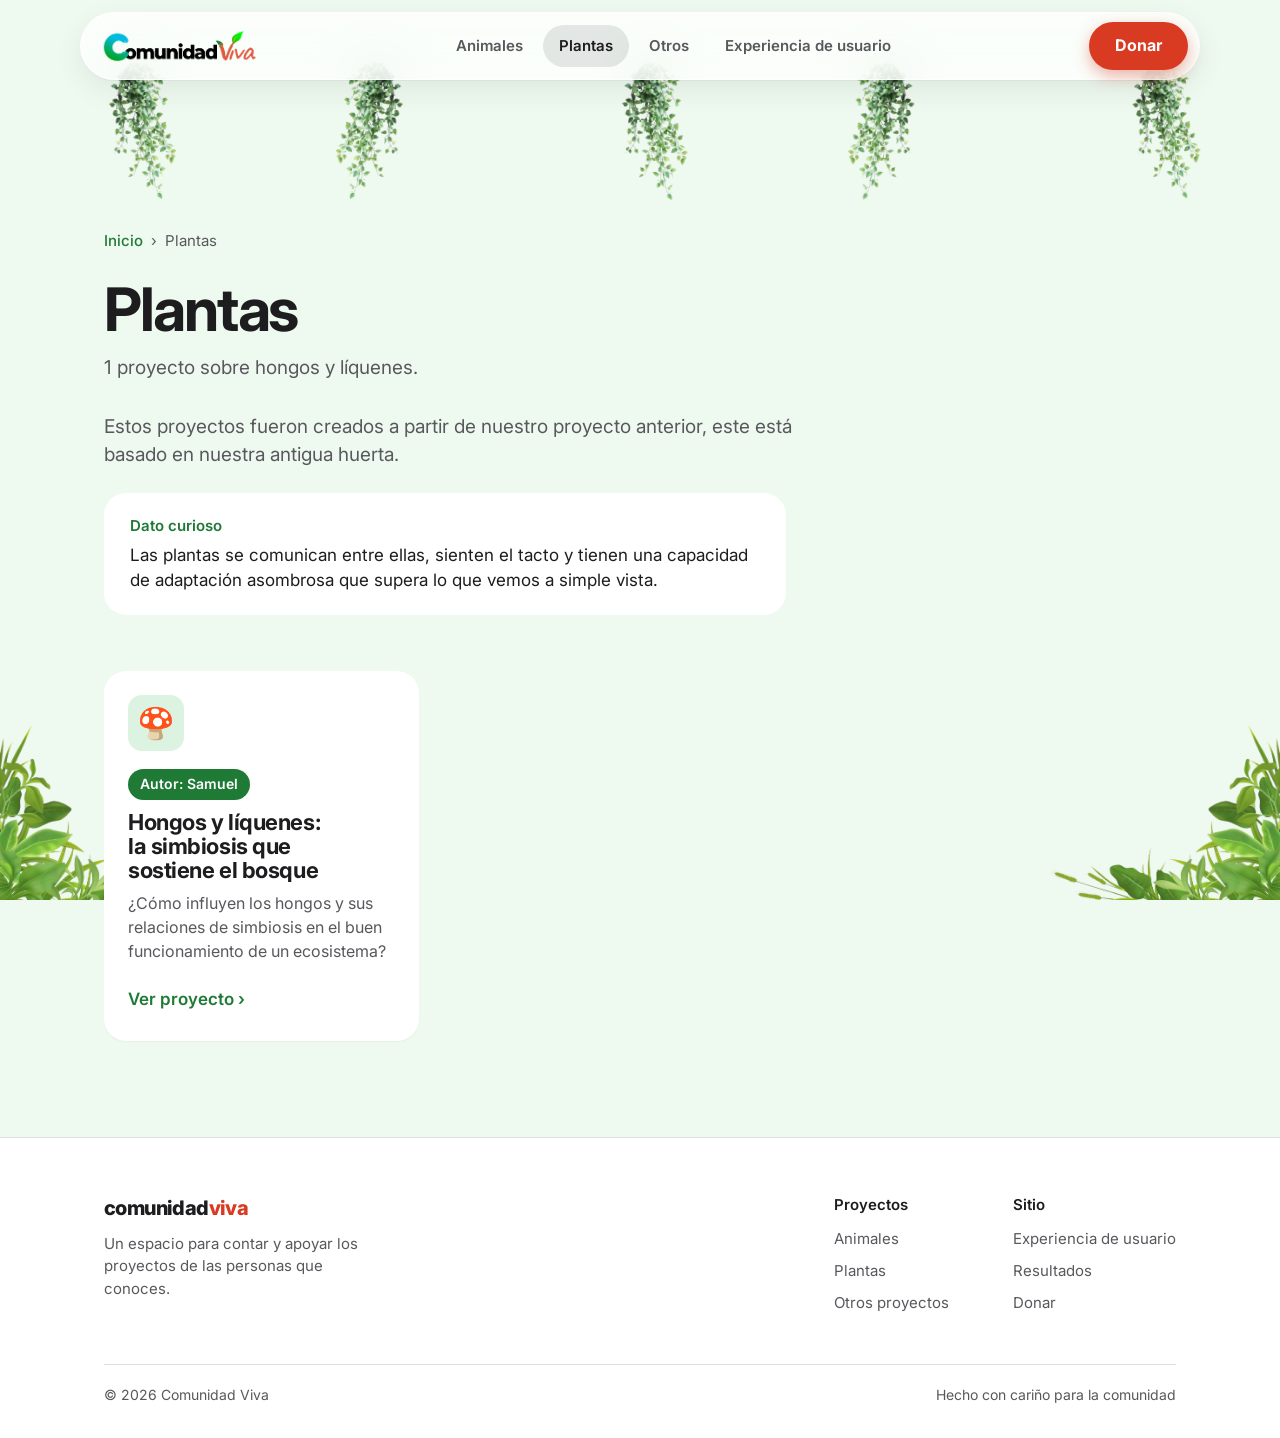
<file: plantas.html>
<!DOCTYPE html>
<html lang="es">
<head>
  <link rel="stylesheet" href="style.css">
 <meta charset="UTF-8">
 <meta name="viewport" content="width=device-width, initial-scale=1.0">
 <title>Plantas — Comunidad Viva</title>
 <link rel="preconnect" href="https://fonts.googleapis.com">
<link href="https://fonts.googleapis.com/css2?family=Inter:wght@400;500;600;700&display=swap" rel="stylesheet">
 <link rel="icon" href="logo_cv.png">
 </head>
 <body class="theme-plantas">
<a class="skip-link" href="#contenido">Saltar al contenido</a>
<img alt="" src="hoja3.png" aria-hidden="true" class="trepadora-top trepadora-1">
<img alt="" src="hoja3.png" aria-hidden="true" class="trepadora-top trepadora-2">
<img alt="" src="hoja3.png" aria-hidden="true" class="trepadora-top trepadora-3">
<img alt="" src="hoja3.png" aria-hidden="true" class="trepadora-top trepadora-4">
<img alt="" src="hoja3.png" aria-hidden="true" class="trepadora-top trepadora-5">
<img alt="" src="hoja5.png" aria-hidden="true" class="esquina-izq">
<img alt="" src="hoja5.png" aria-hidden="true" class="esquina-der">
<header>
  <div class="nav">
    <div class="brand">
    <a href="index.html"><img src="logo_cmunidad-viva.png" alt="Comunidad Viva" class="logo-img"></a>
    </div>
    <nav class="nav-links" aria-label="Principal">
      <a href="animales.html"><svg viewBox="0 0 24 24" aria-hidden="true"><circle cx="6.5" cy="10" r="2"/><circle cx="10" cy="5.5" r="2"/><circle cx="14" cy="5.5" r="2"/><circle cx="17.5" cy="10" r="2"/><path d="M12 11.5c-3 0-5.5 2.8-5.5 5 0 1.6 1.3 2.5 2.8 2.5 1 0 1.8-.4 2.7-.4s1.7.4 2.7.4c1.5 0 2.8-.9 2.8-2.5 0-2.2-2.5-5-5.5-5z"/></svg><span>Animales</span></a>
      <a href="plantas.html" aria-current="page"><svg viewBox="0 0 24 24" aria-hidden="true"><path d="M5 19c0-8 5-13 14-14 0 9-5 14-13 14"/><path d="M5 19c3-4 6-6 9-8"/></svg><span>Plantas</span></a>
      <a href="educacion.html"><svg viewBox="0 0 24 24" aria-hidden="true"><path d="M9 3h6M10 3v6l-5 9a2 2 0 0 0 1.8 3h10.4a2 2 0 0 0 1.8-3l-5-9V3"/><path d="M7.5 14h9"/></svg><span>Otros</span></a>
      <a href="index.html#sobre-mi"><svg viewBox="0 0 24 24" aria-hidden="true"><rect x="3" y="4" width="18" height="16" rx="3"/><path d="M3 9h18"/><path d="M7 6.5h.01M10 6.5h.01"/></svg><span class="nav-largo">Experiencia de usuario</span><span class="nav-corto">Experiencia</span></a>
    </nav>
    <a href="index.html#donaciones" class="nav-cta">Donar</a>
  </div>
</header>
<main id="contenido">
<nav class="breadcrumb" aria-label="Migas de pan"><ol><li><a href="index.html">Inicio</a></li><li aria-current="page">Plantas</li></ol></nav>
<section class="hero-page">
  <h1>Plantas</h1>
  <p>1 proyecto sobre hongos y líquenes.</p>
</section>
<div class="blog-intro">
  <p>Estos proyectos fueron creados a partir de nuestro proyecto anterior, este está basado en nuestra antigua huerta.</p>
  <div class="dato-curioso">
    <strong>Dato curioso</strong>
    <p>Las plantas se comunican entre ellas, sienten el tacto y tienen una capacidad de adaptación asombrosa que supera lo que vemos a simple vista.</p>
  </div>
</div>
<section class="proyectos carrusel">
  <div class="wrap">
    <div class="carrusel-barra">
      <div class="carrusel-ctrl">
        <button type="button" class="carrusel-btn" id="carrusel-prev" aria-label="Ver proyectos anteriores"><svg viewBox="0 0 24 24" aria-hidden="true"><path d="M15 5l-7 7 7 7"/></svg></button>
        <button type="button" class="carrusel-btn" id="carrusel-next" aria-label="Ver más proyectos"><svg viewBox="0 0 24 24" aria-hidden="true"><path d="M9 5l7 7-7 7"/></svg></button>
      </div>
    </div>
    <div class="grid" tabindex="0" role="region" aria-label="Proyectos, desliza para ver más">

      <article class="card">
        <div class="card-media" aria-hidden="true"><span class="icon-tile emoji">🍄</span></div>
        <div class="card-body">
          <span class="tag bg-coral tag-autor" title="Autor: Samuel">Autor: Samuel</span>
          <h3>Hongos y líquenes: la simbiosis que sostiene el bosque</h3>
          <p>¿Cómo influyen los hongos y sus relaciones de simbiosis en el buen funcionamiento de un ecosistema?</p>
          <a href="plantas-hongos.html" class="card-link">Ver proyecto</a>
        </div>
      </article>

    </div>
  </div>
</section>
</main>
<footer>
  <div class="wrap">
    <div class="foot-grid">
      <div class="foot-brand">
        <div class="logo" style="display:block">comunidad<span>viva</span></div>
        <p>Un espacio para contar y apoyar los proyectos de las personas que conoces.</p>
      </div>
      <div class="foot-links">
        <div>
          <h4>Proyectos</h4>
          <a href="animales.html">Animales</a>
          <a href="plantas.html">Plantas</a>
          <a href="educacion.html">Otros proyectos</a>
        </div>
        <div>
          <h4>Sitio</h4>
          <a href="index.html#sobre-mi">Experiencia de usuario</a>
          <a href="index.html#resultados">Resultados</a>
          <a href="index.html#donaciones">Donar</a>
        </div>
      </div>
    </div>
    <div class="foot-bottom">
      <span>© 2026 Comunidad Viva</span>
      <span>Hecho con cariño para la comunidad</span>
    </div>
  </div>
</footer>
<script src="main.js"></script>
</body>
 </html>
</file>
<file: style.css>
/* ==========================================================
   Comunidad Viva — sistema visual
   Lenguaje: materiales translúcidos, tipografía de sistema,
   color de sistema, esquinas continuas, widgets.
   Los textos usan variantes oscuras para cumplir contraste AA;
   los colores brillantes solo se usan como relleno de íconos.
   ========================================================== */

:root{
  /* Color de texto y superficies */
  --ink:#1D1D1F;
  --ink-2:#58585D;
  --bg:#F2F2F7;
  --surface:#FFFFFF;
  --line:rgba(60,60,67,0.16);

  /* Acentos accesibles (texto y botones con texto blanco) */
  /* Colores del logo: cian #00BAD0, verde #01A94A, coral #DD5A40.
     Variantes oscuras para que el texto blanco cumpla contraste AA. */
  --logo-cian:#00BAD0;
  --logo-verde:#01A94A;
  --logo-coral:#DD5A40;
  --blue:#007E92;           /* cian del logo, versión accesible */
  --leaf:#0A7D3C;           /* verde del logo, versión accesible */
  --orange:#C93400;
  --green:#1F7A36;
  --purple:#8944AB;
  --pink:#D93A22;           /* coral del logo, más vivo; texto blanco 4,6:1 (botones Donar) */
  --gold:#946200;

  /* Alias heredados por el HTML existente */
  --coral:var(--orange);
  --teal:var(--green);
  --violet:var(--purple);

  /* Tema activo (se redefine por página) */
  --accent:var(--blue);
  --tile-a:#2F7BFF; --tile-b:#0040DD;
  --tint:#F2F2F7;

  --r-control:12px;
  --r-card:22px;
  --r-widget:30px;
  --ease:cubic-bezier(.2,.8,.2,1);
}

/* Temas por página */
.theme-animales{--accent:var(--orange);--tile-a:#E8690C;--tile-b:#D2500A;--tint:#FFF5E9;}
.theme-plantas{--accent:var(--green);--tile-a:#2DA44E;--tile-b:#1B8A3E;--tint:#EEF9F0;}
.theme-otros{--accent:var(--purple);--tile-a:#AF52DE;--tile-b:#8944AB;--tint:#F6EFFB;}
.theme-home{--tint:#F2F2F7;}

*{box-sizing:border-box;margin:0;padding:0;}
html{scroll-behavior:smooth;font-size:100%;}
body{
  background:var(--tint);
  color:var(--ink);
  font-family:-apple-system,BlinkMacSystemFont,"SF Pro Text","SF Pro Display",Inter,system-ui,"Segoe UI",sans-serif;
  font-size:1.0625rem;           /* 17 px */
  line-height:1.47;
  -webkit-font-smoothing:antialiased;
}
h1,h2,h3{
  font-family:-apple-system,BlinkMacSystemFont,"SF Pro Display",Inter,system-ui,sans-serif;
  line-height:1.1;letter-spacing:-0.022em;font-weight:700;text-wrap:balance;overflow-wrap:break-word;
}
a{color:inherit;text-decoration:none;}
img{max-width:100%;display:block;}
.wrap{max-width:1120px;margin:0 auto;padding:0 24px;}

:focus-visible{outline:3px solid var(--blue);outline-offset:3px;border-radius:6px;}

.skip-link{
  position:absolute;left:16px;top:-60px;z-index:100;
  background:var(--ink);color:#fff;padding:12px 18px;border-radius:var(--r-control);font-weight:600;
}
.skip-link:focus{top:12px;}

/* ---------- Encabezado: barra flotante de vidrio ---------- */
header{
  position:sticky;top:12px;z-index:50;
  max-width:1120px;width:calc(100% - 24px);margin:12px auto 0;
  border-radius:999px;
}
header::before{
  content:"";position:absolute;inset:0;z-index:-1;border-radius:inherit;
  background:rgba(255,255,255,0.78);
  -webkit-backdrop-filter:saturate(180%) blur(22px);backdrop-filter:saturate(180%) blur(22px);
  border:1px solid rgba(255,255,255,0.7);
  box-shadow:0 1px 0 rgba(0,0,0,0.04),0 10px 30px rgba(0,0,0,0.07);
}
.nav{display:flex;align-items:center;justify-content:space-between;gap:16px;padding:10px 12px 10px 22px;}
.brand{display:flex;align-items:center;}
.brand a{display:flex;align-items:center;}
.logo-img{height:32px;width:auto;}
.logo{display:none;font-weight:800;font-size:1.25rem;letter-spacing:-0.03em;}
.logo span{color:var(--pink);}
.nav-links{display:flex;gap:4px;font-weight:600;font-size:0.9375rem;}
.nav-links a{
  display:inline-flex;align-items:center;gap:8px;
  padding:10px 16px;border-radius:999px;color:var(--ink-2);
  transition:background .25s var(--ease),color .25s var(--ease);
}
.nav-links a:hover{background:rgba(60,60,67,0.08);color:var(--ink);}
.nav-links a[aria-current="page"]{background:rgba(60,60,67,0.12);color:var(--ink);}
.nav-links svg{display:none;}
.nav-corto{display:none;}
.nav-cta{
  background:var(--pink);color:#fff;
  padding:12px 26px;border-radius:999px;font-weight:700;font-size:1rem;
  box-shadow:0 6px 16px rgba(217,58,34,0.38);
  transition:transform .25s var(--ease),background .25s var(--ease);
}
.nav-cta:hover{background:#BF301A;}
.nav-cta:active{transform:scale(.96);}
.menu-btn{display:none;}

/* ---------- Botones ---------- */
.btn{
  display:inline-flex;align-items:center;justify-content:center;gap:8px;
  min-height:48px;padding:12px 26px;border-radius:999px;
  font-weight:600;font-size:1.0625rem;border:0;cursor:pointer;font-family:inherit;
  transition:transform .25s var(--ease),background .25s var(--ease);
}
.btn:active{transform:scale(.97);}
.btn-primary{background:var(--blue);color:#fff;}
.btn-primary:hover{background:#006B7C;}
.btn-donar{background:var(--pink);color:#fff;box-shadow:0 8px 20px rgba(217,58,34,0.35);}
.btn-donar:hover{background:#BF301A;}
.btn-ghost{background:rgba(60,60,67,0.10);color:var(--ink);}
.btn-ghost:hover{background:rgba(60,60,67,0.16);}

/* Íconos originales (emoji) dentro de las tarjetas */
.theme-animales{--soft:#FFE9D1;}
.theme-plantas{--soft:#DDF3E2;}
.theme-otros{--soft:#EBDDF6;}
.theme-web{--soft:#D5F1F5;}
.icon-tile.emoji{background:var(--soft,var(--bg));box-shadow:none;font-size:1.9rem;line-height:1;}

/* ---------- Inicio: hero ---------- */
.hero{
  position:relative;overflow:hidden;text-align:center;
  padding:96px 24px 72px;
}
.hero::before{ /* malla suave de color, una sola vez */
  content:"";position:absolute;inset:-20% -10% auto -10%;height:120%;z-index:0;pointer-events:none;
  background:
    radial-gradient(40% 50% at 18% 30%,rgba(0,186,208,0.22),transparent 70%),
    radial-gradient(38% 48% at 80% 22%,rgba(221,90,64,0.20),transparent 70%),
    radial-gradient(40% 50% at 62% 78%,rgba(1,169,74,0.20),transparent 70%),
    radial-gradient(36% 46% at 30% 85%,rgba(20,225,1,0.12),transparent 70%);
  -webkit-mask-image:linear-gradient(to bottom,#000 60%,transparent);mask-image:linear-gradient(to bottom,#000 60%,transparent);
}
.hero-blob{display:none;}
.hero-inner{position:relative;z-index:1;max-width:820px;margin:0 auto;}
.eyebrow{
  display:inline-flex;align-items:center;
  font-weight:600;font-size:0.9375rem;color:var(--ink-2);
  background:rgba(255,255,255,0.8);border:1px solid var(--line);
  padding:7px 16px;border-radius:999px;margin-bottom:24px;
}
.hero h1{font-size:clamp(2.5rem,7vw,4.5rem);letter-spacing:-0.035em;margin-bottom:20px;}
.hero h1 em{font-style:normal;}
.hero p{font-size:clamp(1.125rem,2.2vw,1.375rem);color:var(--ink-2);max-width:34ch;margin:0 auto 36px;line-height:1.35;}
.hero-actions{display:flex;gap:12px;flex-wrap:wrap;justify-content:center;}

/* ---------- Secciones ---------- */
.section-head{margin-bottom:32px;}
.section-head h2,.sobre-head h2,.don-copy h2{font-size:clamp(2rem,4.5vw,3rem);letter-spacing:-0.03em;}
.section-tag{
  display:block;font-weight:600;font-size:1rem;color:var(--accent);margin-bottom:8px;
}
.proyectos{padding:24px 0 88px;}

/* ---------- Íconos tipo app ---------- */
.icon-tile{
  width:56px;height:56px;border-radius:14px;flex:none;
  display:grid;place-items:center;color:#fff;
  background:linear-gradient(160deg,var(--tile-a),var(--tile-b));
  box-shadow:inset 0 1px 0 rgba(255,255,255,0.25);
}
.icon-tile svg{width:28px;height:28px;fill:none;stroke:currentColor;stroke-width:1.8;stroke-linecap:round;stroke-linejoin:round;}

/* ---------- Inicio: widgets ---------- */
.widget{
  position:relative;display:flex;flex-direction:column;gap:12px;
  background:var(--surface);border-radius:var(--r-widget);padding:28px;
  box-shadow:0 1px 2px rgba(0,0,0,0.04);
  transition:transform .3s var(--ease);
  overflow:hidden;
}
.widget:active{transform:scale(.985);}
.widget h3{font-size:1.75rem;letter-spacing:-0.025em;}
.widget p,.widget li{color:var(--ink-2);}
.widget ul{list-style:none;display:flex;flex-direction:column;gap:6px;margin-top:4px;}
.widget li{padding-left:16px;position:relative;}
.widget li::before{content:"";position:absolute;left:0;top:0.62em;width:6px;height:6px;border-radius:50%;background:var(--wc);}
.widget .more{margin-top:auto;padding-top:8px;font-weight:600;color:var(--wc);}
.widget .more::after{content:" ›";}
.w-web{grid-column:span 2;color:#fff;background:linear-gradient(160deg,#007E92,#0A7D3C);--wc:#fff;}
.w-web p{color:rgba(255,255,255,0.92);}
.w-web .big{font-size:4.5rem;font-weight:800;letter-spacing:-0.05em;line-height:1;}
.w-donar p{color:rgba(255,255,255,0.94);}
.w-web .icon-tile,.w-donar .icon-tile{background:rgba(255,255,255,0.2);box-shadow:none;}

/* Carrusel de tipos de proyectos (inicio) */
.theme-web{--accent:var(--blue);--tile-a:#00A3B8;--tile-b:#007E92;}
.carrusel .section-head{display:flex;align-items:flex-end;justify-content:space-between;gap:16px;flex-wrap:wrap;}
.carrusel-ctrl{display:flex;gap:8px;}
.carrusel-ctrl[hidden],.carrusel-barra[hidden]{display:none;}
.carrusel-barra{display:flex;justify-content:flex-end;margin-bottom:12px;}
.carrusel-barra:has(.carrusel-ctrl[hidden]){display:none;}
.carrusel-btn{
  width:44px;height:44px;border-radius:50%;border:0;cursor:pointer;
  background:var(--surface);color:var(--ink);display:grid;place-items:center;
  box-shadow:0 1px 2px rgba(0,0,0,0.08);transition:transform .2s var(--ease),opacity .2s;
}
.carrusel-btn svg{width:22px;height:22px;fill:none;stroke:currentColor;stroke-width:2;stroke-linecap:round;stroke-linejoin:round;}
.carrusel-btn:active{transform:scale(.94);}
.carrusel-btn:disabled{opacity:0.35;cursor:default;}
.carrusel .grid{display:flex;overflow-x:auto;scroll-snap-type:x mandatory;gap:16px;padding-bottom:8px;scrollbar-width:none;-webkit-overflow-scrolling:touch;}
.carrusel .grid::-webkit-scrollbar{display:none;}
.carrusel .card{flex:0 0 calc((100% - 48px)/3.25);scroll-snap-align:start;}
@media (max-width:820px){.carrusel .card{flex-basis:85%;}}

/* ---------- Sobre mi proyecto: pila de tarjetas con scroll fijo ---------- */
.sobre{padding:88px 24px;background:var(--surface);}
.sobre .sobre-head{max-width:640px;margin:0 0 8px;text-align:left;}
.sobre .sobre-head p{margin-top:14px;color:var(--ink-2);font-size:1.1875rem;}
.stack-outer{position:relative;height:340vh;}
.stack-pin{position:sticky;top:84px;display:flex;align-items:flex-start;justify-content:center;padding:48px 24px 0;box-sizing:border-box;}
.stack-cards{position:relative;width:100%;max-width:640px;height:380px;}
.stack-card{
  position:absolute;inset:0;
  background:rgba(242,242,247,0.96);
  -webkit-backdrop-filter:blur(12px);backdrop-filter:blur(12px);
  border:1px solid var(--line);border-radius:28px;padding:40px;
  display:flex;flex-direction:column;justify-content:center;
  box-shadow:0 24px 48px rgba(0,0,0,0.09);
  will-change:transform,opacity;
}
.stack-card-icon{width:42px;height:42px;display:block;margin-bottom:18px;color:var(--accent);}
.stack-card-label{font-size:0.9375rem;font-weight:600;display:block;margin-bottom:8px;color:var(--accent);}
.stack-card h3{font-size:1.75rem;margin-bottom:14px;}
.stack-card p{color:var(--ink-2);}
.stack-card ul{list-style:none;padding:0;margin:14px 0 0;display:flex;flex-direction:column;gap:8px;}
.stack-card li{padding-left:18px;position:relative;color:var(--ink-2);}
.stack-card li::before{content:"";position:absolute;left:0;top:0.62em;width:6px;height:6px;border-radius:50%;background:var(--accent);}
@media (max-width:820px){
  .stack-outer{height:300vh;}
  .stack-pin{top:64px;padding:32px 20px 0;}
  .stack-cards{height:460px;}
  .stack-card{padding:28px;}
  .stack-card h3{font-size:1.4rem;}
}
@media (prefers-reduced-motion:reduce){
  .stack-outer{height:auto;}
  .stack-pin{position:static;height:auto;display:block;padding:0;}
  .stack-cards{height:auto;display:flex;flex-direction:column;gap:24px;}
  .stack-card{position:static;transform:none !important;opacity:1 !important;}
}

/* ---------- Resultados ---------- */
.resultados{padding:96px 0;background:var(--bg);}
.res-head{max-width:680px;margin-bottom:36px;}
.res-head h2{font-size:clamp(2rem,4.5vw,3rem);letter-spacing:-0.03em;}
.res-head p{margin-top:12px;color:var(--ink-2);font-size:1.1875rem;}
.res-resumen{display:grid;grid-template-columns:repeat(2,1fr);gap:16px;margin-bottom:16px;}
.res-resumen .widget{gap:8px;grid-column:auto;}
.res-total{margin-bottom:16px;}
.res-total-cuerpo{display:grid;grid-template-columns:1fr 1fr;gap:28px;align-items:start;}
@media (max-width:980px){.res-total-cuerpo{grid-template-columns:1fr;}}
.res-resumen .big{font-size:3rem;font-weight:800;letter-spacing:-0.045em;line-height:1;}
.res-resumen .big span{font-size:1.125rem;font-weight:500;letter-spacing:0;}
.big-num{font-size:2.5rem;font-weight:800;letter-spacing:-0.045em;line-height:1;color:var(--blue);}
.res-tareas{display:grid;grid-template-columns:repeat(3,1fr);gap:16px;margin-bottom:16px;align-items:stretch;}
.res-card{background:var(--surface);border-radius:var(--r-card);padding:26px;display:flex;flex-direction:column;gap:10px;}
.res-tarea{font-weight:600;font-size:0.9375rem;color:var(--blue);}
.res-card h3{font-size:1.375rem;letter-spacing:-0.02em;}
.res-card h4{font-size:0.9375rem;font-weight:600;color:var(--ink-2);margin-top:8px;}
.barras{display:flex;flex-direction:column;gap:8px;}
.barra{display:grid;grid-template-columns:76px 1fr 8.5rem;align-items:center;gap:10px;font-size:0.9375rem;}
.barra-nombre{color:var(--ink-2);}
.barra strong{text-align:right;}
.barra-pista{height:12px;border-radius:999px;background:var(--bg);overflow:hidden;display:block;}
.barra-pista span{display:block;height:100%;border-radius:999px;}
.barra-a{background:var(--blue);}
.barra-b{background:#6E6E73;}
@media (min-width:981px){.res-tareas .res-card h3{min-height:2.2em;}}
@media (max-width:980px){.res-tareas{grid-template-columns:1fr;}}
@media (max-width:560px){.res-resumen{grid-template-columns:1fr;}}

.res-lista{list-style:none;display:flex;flex-direction:column;gap:10px;}
.res-lista li{padding-left:18px;position:relative;}
.res-lista li::before{content:"";position:absolute;left:0;top:0.62em;width:6px;height:6px;border-radius:50%;background:var(--blue);}

.res-lista{list-style:none;display:flex;flex-direction:column;gap:10px;}
.res-lista li{padding-left:18px;position:relative;}
.res-lista li::before{content:"";position:absolute;left:0;top:0.62em;width:6px;height:6px;border-radius:50%;background:var(--blue);}

/* ---------- Donaciones ---------- */
.donaciones{padding:96px 0;background:linear-gradient(160deg,#007E92,#0A7D3C);color:#fff;}
.don-grid{display:grid;grid-template-columns:1.1fr 1fr;gap:56px;align-items:start;}
.don-copy .section-tag{color:#D4F5EC;}
.donaciones h2{color:#fff;}
.don-copy p{color:rgba(255,255,255,0.9);font-size:1.1875rem;max-width:36ch;margin:14px 0 28px;}
.impacto{display:flex;gap:40px;flex-wrap:wrap;}
.impacto strong{font-size:3rem;letter-spacing:-0.04em;display:block;line-height:1;color:#FFC9BC;}
.impacto span{font-size:0.9375rem;color:rgba(255,255,255,0.88);}
.don-card{background:var(--surface);color:var(--ink);border-radius:var(--r-widget);padding:32px;box-shadow:0 20px 50px rgba(0,40,40,0.30);}
.don-card h3{font-size:1.5rem;margin-bottom:6px;}
.don-sub{color:var(--ink-2);font-size:1rem;margin-bottom:18px;}
.don-tiers{display:grid;grid-template-columns:repeat(3,1fr);gap:8px;margin:0 0 16px;}
.tier-btn{
  min-height:52px;border:2px solid transparent;border-radius:var(--r-control);padding:12px 8px;
  text-align:center;font-weight:600;cursor:pointer;background:var(--bg);font-family:inherit;font-size:1.0625rem;color:var(--ink);
  transition:background .2s var(--ease),border-color .2s var(--ease),transform .2s var(--ease);
}
.tier-btn:active{transform:scale(.97);}
.tier-btn.active,.tier-btn[aria-pressed="true"]{border-color:var(--pink);background:#FCEDE9;color:var(--pink);}
.don-card input[type="text"]{
  width:100%;min-height:52px;padding:12px 16px;border-radius:var(--r-control);border:2px solid transparent;background:var(--bg);
  font-family:inherit;font-size:1.0625rem;margin-bottom:16px;color:var(--ink);
}
.don-card input[type="text"]::placeholder{color:var(--ink-2);}
.don-card input[aria-invalid="true"]{border-color:var(--pink);}
.don-error{color:var(--pink);font-weight:600;font-size:0.9375rem;margin:-6px 0 16px;}
.don-card .btn-primary{width:100%;background:var(--pink);}
.don-card .btn-primary:hover{background:#BF301A;}
.don-card .btn-primary{box-shadow:0 8px 20px rgba(217,58,34,0.35);}
.don-note{font-size:0.9375rem;color:var(--ink-2);margin-top:14px;}
.don-qr{background:#fff;padding:16px;border-radius:var(--r-card);display:inline-block;margin-bottom:24px;border:1px solid var(--line);}
.don-qr img{width:180px;height:180px;object-fit:cover;}
.don-stack{display:flex;flex-direction:column;gap:12px;}
.don-center{text-align:center;}
.don-thanks{font-size:3.5rem;display:block;margin:12px 0 16px;}
.don-card .btn-ghost{width:100%;}

/* ---------- Pie ---------- */
footer{padding:56px 0 32px;background:var(--surface);border-top:1px solid var(--line);}
.foot-grid{display:flex;justify-content:space-between;gap:32px;flex-wrap:wrap;margin-bottom:40px;}
.foot-brand p{max-width:32ch;color:var(--ink-2);margin-top:10px;font-size:0.9375rem;}
.foot-links{display:flex;gap:64px;flex-wrap:wrap;}
.foot-links h4{font-size:0.9375rem;font-weight:600;color:var(--ink);margin-bottom:12px;}
.foot-links a{display:block;font-size:0.9375rem;margin-bottom:10px;color:var(--ink-2);}
.foot-links a:hover{color:var(--ink);}
.foot-bottom{font-size:0.875rem;color:var(--ink-2);display:flex;justify-content:space-between;flex-wrap:wrap;gap:8px;border-top:1px solid var(--line);padding-top:20px;}

/* ---------- Migas de pan ---------- */
.breadcrumb{max-width:1120px;margin:0 auto;padding:28px 24px 0;font-size:0.9375rem;}
.breadcrumb ol{list-style:none;display:flex;flex-wrap:wrap;gap:8px;align-items:center;}
.breadcrumb li+li::before{content:"›";margin-right:8px;color:var(--ink-2);}
.breadcrumb a{color:var(--accent);font-weight:500;}
.breadcrumb a:hover{text-decoration:underline;text-underline-offset:3px;}
.breadcrumb [aria-current="page"]{color:var(--ink-2);}

/* ---------- Páginas de categoría ---------- */
.hero-page{max-width:1120px;margin:0 auto;padding:24px 24px 8px;text-align:left;}
.hero-page h1{font-size:clamp(2.5rem,6vw,3.75rem);letter-spacing:-0.035em;max-width:20ch;margin-bottom:12px;}
.hero-page p{font-size:1.1875rem;color:var(--ink-2);}
.eyebrow.autores{
  background:var(--surface);color:var(--ink-2);margin-bottom:16px;max-width:100%;
  font-weight:600;text-wrap:balance;
}

.blog-intro{max-width:1120px;margin:0 auto;padding:24px 24px 32px;}
.blog-intro>p{font-size:1.1875rem;color:var(--ink-2);max-width:62ch;}
.dato-curioso{background:var(--surface);border-radius:var(--r-card);padding:22px 26px;margin:24px 0 0;max-width:62ch;}
.dato-curioso strong{display:block;font-weight:600;color:var(--accent);font-size:0.9375rem;margin-bottom:6px;}
.dato-curioso p{color:var(--ink);margin:0;font-size:1.0625rem;}

.grid{display:grid;grid-template-columns:repeat(auto-fill,minmax(300px,1fr));gap:16px;align-items:stretch;}
.proyectos .wrap{max-width:1120px;}
.card{
  background:var(--surface);border-radius:var(--r-card);
  display:flex;flex-direction:column;
  box-shadow:0 1px 2px rgba(0,0,0,0.04);
  transition:transform .3s var(--ease);
  overflow:hidden;
}
.card:active{transform:scale(.985);}
.card-media{display:flex;padding:24px 24px 0;}
.card-body{padding:18px 24px 24px;display:flex;flex-direction:column;gap:10px;flex:1;}
.tag{
  align-self:flex-start;max-width:100%;
  font-size:0.875rem;font-weight:600;padding:5px 12px;border-radius:999px;color:#fff;
  background:var(--accent);
}
.tag-autor{overflow:hidden;text-overflow:ellipsis;white-space:nowrap;}
.bg-coral,.bg-teal,.bg-violet,.bg-gold{background:var(--accent);}
.card h3{font-size:1.375rem;letter-spacing:-0.02em;display:-webkit-box;-webkit-line-clamp:3;-webkit-box-orient:vertical;overflow:hidden;}
.card p{font-size:1rem;color:var(--ink-2);}
.card-body ul{list-style:none;display:flex;flex-direction:column;gap:6px;color:var(--ink-2);font-size:1rem;}
.card-body li{padding-left:16px;position:relative;}
.card-body li::before{content:"";position:absolute;left:0;top:0.62em;width:6px;height:6px;border-radius:50%;background:var(--accent);}
.card-link{font-weight:600;color:var(--accent);margin-top:auto;padding-top:8px;min-height:44px;display:inline-flex;align-items:center;}
.card-link::after{content:" ›";margin-left:4px;}
.card:hover .card-link{text-decoration:underline;text-underline-offset:3px;}

/* ---------- Página de proyecto ---------- */
.detalle{max-width:1120px;margin:0 auto;padding:16px 24px 72px;display:flex;flex-direction:column;gap:24px;}
.detalle>*{max-width:720px;width:100%;}
.detalle-bloque h2{font-size:1rem;font-weight:600;color:var(--accent);letter-spacing:0;margin-bottom:8px;}
.detalle-bloque p{font-size:1.1875rem;}
.detalle-bloque.lead p{font-size:1.625rem;font-weight:600;letter-spacing:-0.02em;line-height:1.25;}
.detalle-bloque ul{list-style:none;background:var(--surface);border-radius:var(--r-card);overflow:hidden;}
.detalle-bloque li{padding:16px 20px;border-top:1px solid var(--line);}
.detalle-bloque li:first-child{border-top:0;}
.detalle-bloque li strong{display:block;font-size:0.9375rem;color:var(--ink-2);font-weight:600;margin-bottom:2px;}
.detalle-bloque.curioso{background:var(--surface);border-radius:var(--r-card);padding:22px 26px;}
.detalle-nota{font-size:0.9375rem;color:var(--ink-2);border-top:1px solid var(--line);padding-top:16px;}

/* ---------- Decoraciones laterales (originales) ---------- */
/* Animales */
.borde-an{position:fixed;top:50%;width:105px;height:auto;z-index:-1;pointer-events:none;}
.borde-izq-an{left:0;transform:translateY(-50%) scaleX(-1);}
.borde-der-an{right:0;transform:translateY(-50%);}
/* Plantas */
.esquina-izq{position:fixed;bottom:0;left:0;width:260px;opacity:0.9;z-index:-1;pointer-events:none;}
.esquina-der{position:fixed;bottom:0;right:0;width:260px;opacity:0.9;z-index:-1;pointer-events:none;transform:scaleX(-1);}
.trepadora-top{position:fixed;top:64px;width:140px;height:auto;opacity:0.9;z-index:-1;pointer-events:none;}
.trepadora-1{left:10%;transform:translateX(-50%) rotate(-6deg);}
.trepadora-2{left:30%;transform:translateX(-50%) rotate(6deg) scaleX(-1);}
.trepadora-3{left:50%;transform:translateX(-50%) rotate(-4deg);}
.trepadora-4{left:70%;transform:translateX(-50%) rotate(5deg) scaleX(-1);}
.trepadora-5{left:90%;transform:translateX(-50%) rotate(-7deg);}
/* Otros proyectos */
.decoracion-ed{position:fixed;bottom:0;width:220px;height:auto;opacity:0.85;z-index:-1;pointer-events:none;}
.decoracion-ed-izq{left:0;}
@media (max-width:700px){.borde-an{width:64px;}}
@media (max-width:768px){.decoracion-ed{width:110px;opacity:0.4;}}


/* Espacio para que las decoraciones no tapen el texto */
/* Espacio para que las decoraciones no tapen el texto */
@media (min-width:701px){
  .theme-animales .breadcrumb,.theme-animales .hero-page,.theme-animales .blog-intro,
  .theme-animales .proyectos .wrap,.theme-animales .detalle{
    max-width:none;margin-left:0;margin-right:0;
    padding-left:max(136px,calc((100vw - 1120px)/2 + 24px));
    padding-right:max(136px,calc((100vw - 1120px)/2 + 24px));
  }
  .theme-animales .proyectos .wrap{margin:0;}
}
.theme-plantas .breadcrumb{padding-top:150px;}
@media (max-width:700px){.borde-an{opacity:0.35;}}

/* Otros proyectos: ambiente espacial */
body.theme-otros{
  background:
    radial-gradient(60% 40% at 90% 8%,rgba(137,68,171,0.16),transparent 70%),
    radial-gradient(50% 40% at 4% 60%,rgba(47,93,219,0.10),transparent 70%),
    url("imagenes-extra/estrellas.svg"),
    var(--tint);
  background-attachment:fixed;
}
.espacio{position:fixed;z-index:-1;pointer-events:none;height:auto;}
.espacio-anillos{right:3%;top:18%;width:240px;transform:rotate(8deg);}
.espacio-luna{right:19%;top:64%;width:96px;opacity:0.9;}
.espacio-planeta{left:-48px;top:34%;width:130px;}
.espacio-cometa{right:2%;top:90px;width:200px;opacity:0.85;transform:rotate(8deg);}
.espacio-estetoscopio{right:4%;bottom:5%;width:130px;transform:rotate(16deg);animation:flotar 7s ease-in-out infinite;}
@keyframes flotar{0%,100%{transform:translateY(0) rotate(16deg);}50%{transform:translateY(-12px) rotate(10deg);}}
@media (max-width:1100px){.espacio-anillos{width:170px;}.espacio-cometa{width:150px;}.espacio-luna{width:72px;}}
@media (max-width:700px){.espacio{opacity:0.35;}.espacio-anillos{width:110px;}.espacio-cometa{width:100px;}.espacio-luna{width:52px;}.espacio-planeta{width:70px;left:-24px;}.espacio-estetoscopio{width:72px;right:3%;}}

/* ---------- Móvil: barra de pestañas inferior ---------- */
@media (max-width:820px){
  body{padding-bottom:96px;}
  .logo-img{height:28px;}
  .nav{padding:8px 8px 8px 20px;}
  .nav-links{
    position:fixed;left:12px;right:12px;bottom:12px;z-index:60;
    justify-content:space-around;gap:0;padding:6px;border-radius:26px;
    background:rgba(255,255,255,0.82);
    -webkit-backdrop-filter:saturate(180%) blur(22px);backdrop-filter:saturate(180%) blur(22px);
    border:1px solid rgba(255,255,255,0.7);box-shadow:0 10px 30px rgba(0,0,0,0.12);
  }
  .nav-links a{flex-direction:column;gap:2px;padding:8px 4px;flex:1;min-height:56px;justify-content:center;font-size:0.75rem;border-radius:20px;}
  .nav-largo{display:none;}
  .nav-corto{display:inline;}
  .nav-links svg{display:block;width:24px;height:24px;fill:none;stroke:currentColor;stroke-width:1.8;stroke-linecap:round;stroke-linejoin:round;}
    .bento .widget{grid-column:auto;}
  .don-grid{grid-template-columns:1fr;gap:32px;}
  .hero{padding:72px 20px 48px;}
}

@media (prefers-reduced-motion:reduce){
  *{transition:none !important;scroll-behavior:auto !important;animation:none !important;}
}
</file>
